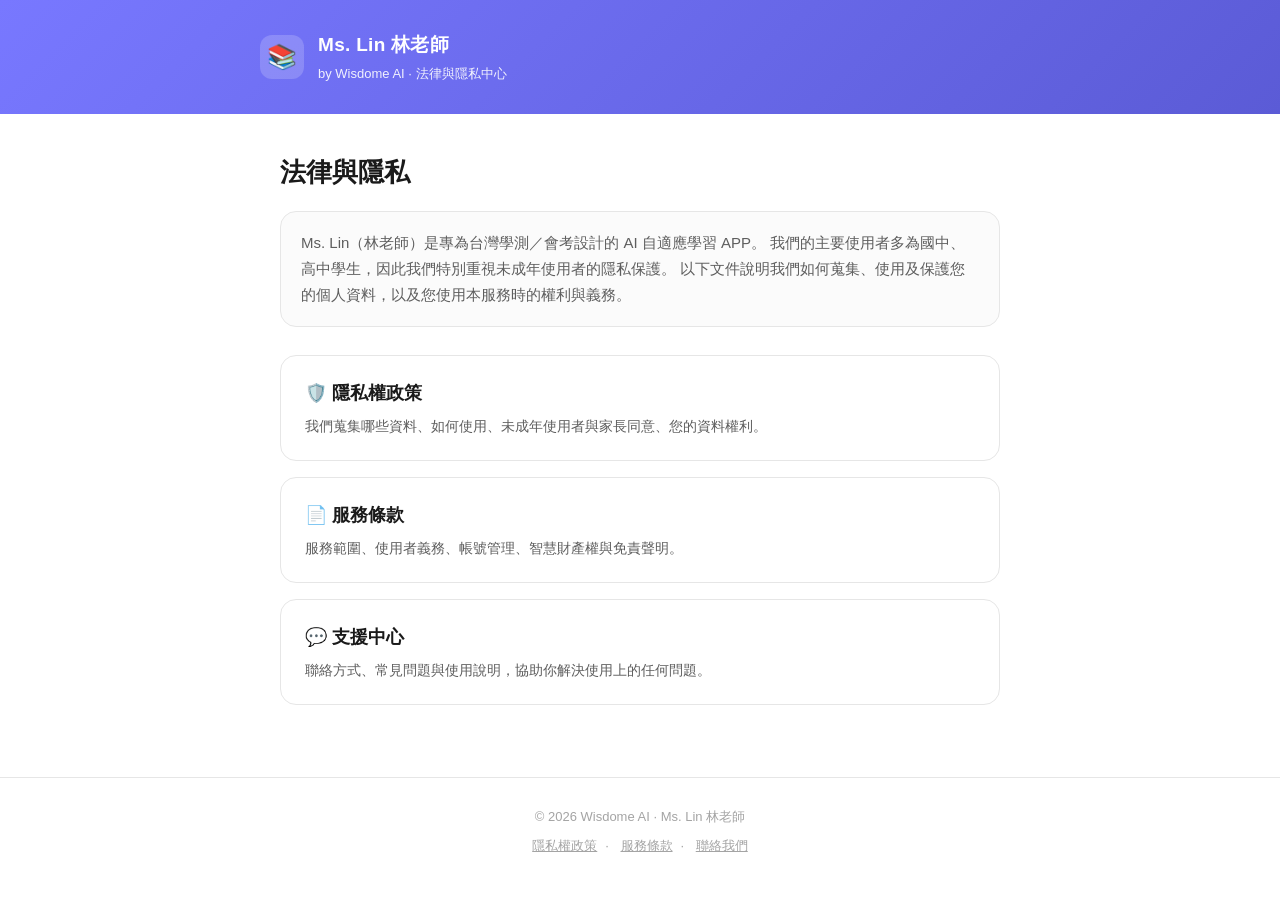
<file: index.html>
<!DOCTYPE html>
<html lang="zh-Hant">
<head>
  <meta charset="UTF-8" />
  <meta name="viewport" content="width=device-width, initial-scale=1.0" />
  <title>Ms. Lin 林老師 — 法律與隱私</title>
  <meta name="description" content="Ms. Lin（林老師）AI 學習 APP 的隱私權政策與服務條款。" />
  <link rel="stylesheet" href="styles.css" />
</head>
<body>
  <header class="site-header">
    <div class="inner">
      <div class="logo">📚</div>
      <div>
        <h1>Ms. Lin 林老師</h1>
        <div class="sub">by Wisdome AI · 法律與隱私中心</div>
      </div>
    </div>
  </header>

  <main>
    <h2 class="page-title">法律與隱私</h2>
    <p class="intro">
      Ms. Lin（林老師）是專為台灣學測／會考設計的 AI 自適應學習 APP。
      我們的主要使用者多為國中、高中學生，因此我們特別重視未成年使用者的隱私保護。
      以下文件說明我們如何蒐集、使用及保護您的個人資料，以及您使用本服務時的權利與義務。
    </p>

    <div class="hub-links">
      <a class="hub-card" href="privacy.html">
        <div class="t">🛡️ 隱私權政策</div>
        <div class="d">我們蒐集哪些資料、如何使用、未成年使用者與家長同意、您的資料權利。</div>
      </a>
      <a class="hub-card" href="terms.html">
        <div class="t">📄 服務條款</div>
        <div class="d">服務範圍、使用者義務、帳號管理、智慧財產權與免責聲明。</div>
      </a>
      <a class="hub-card" href="support.html">
        <div class="t">💬 支援中心</div>
        <div class="d">聯絡方式、常見問題與使用說明，協助你解決使用上的任何問題。</div>
      </a>
    </div>
  </main>

  <footer>
    <div>© 2026 Wisdome AI · Ms. Lin 林老師</div>
    <div style="margin-top:6px;">
      <a href="privacy.html">隱私權政策</a>·
      <a href="terms.html">服務條款</a>·
      <a href="mailto:pixie@wisdome.ai">聯絡我們</a>
    </div>
  </footer>
</body>
</html>
</file>
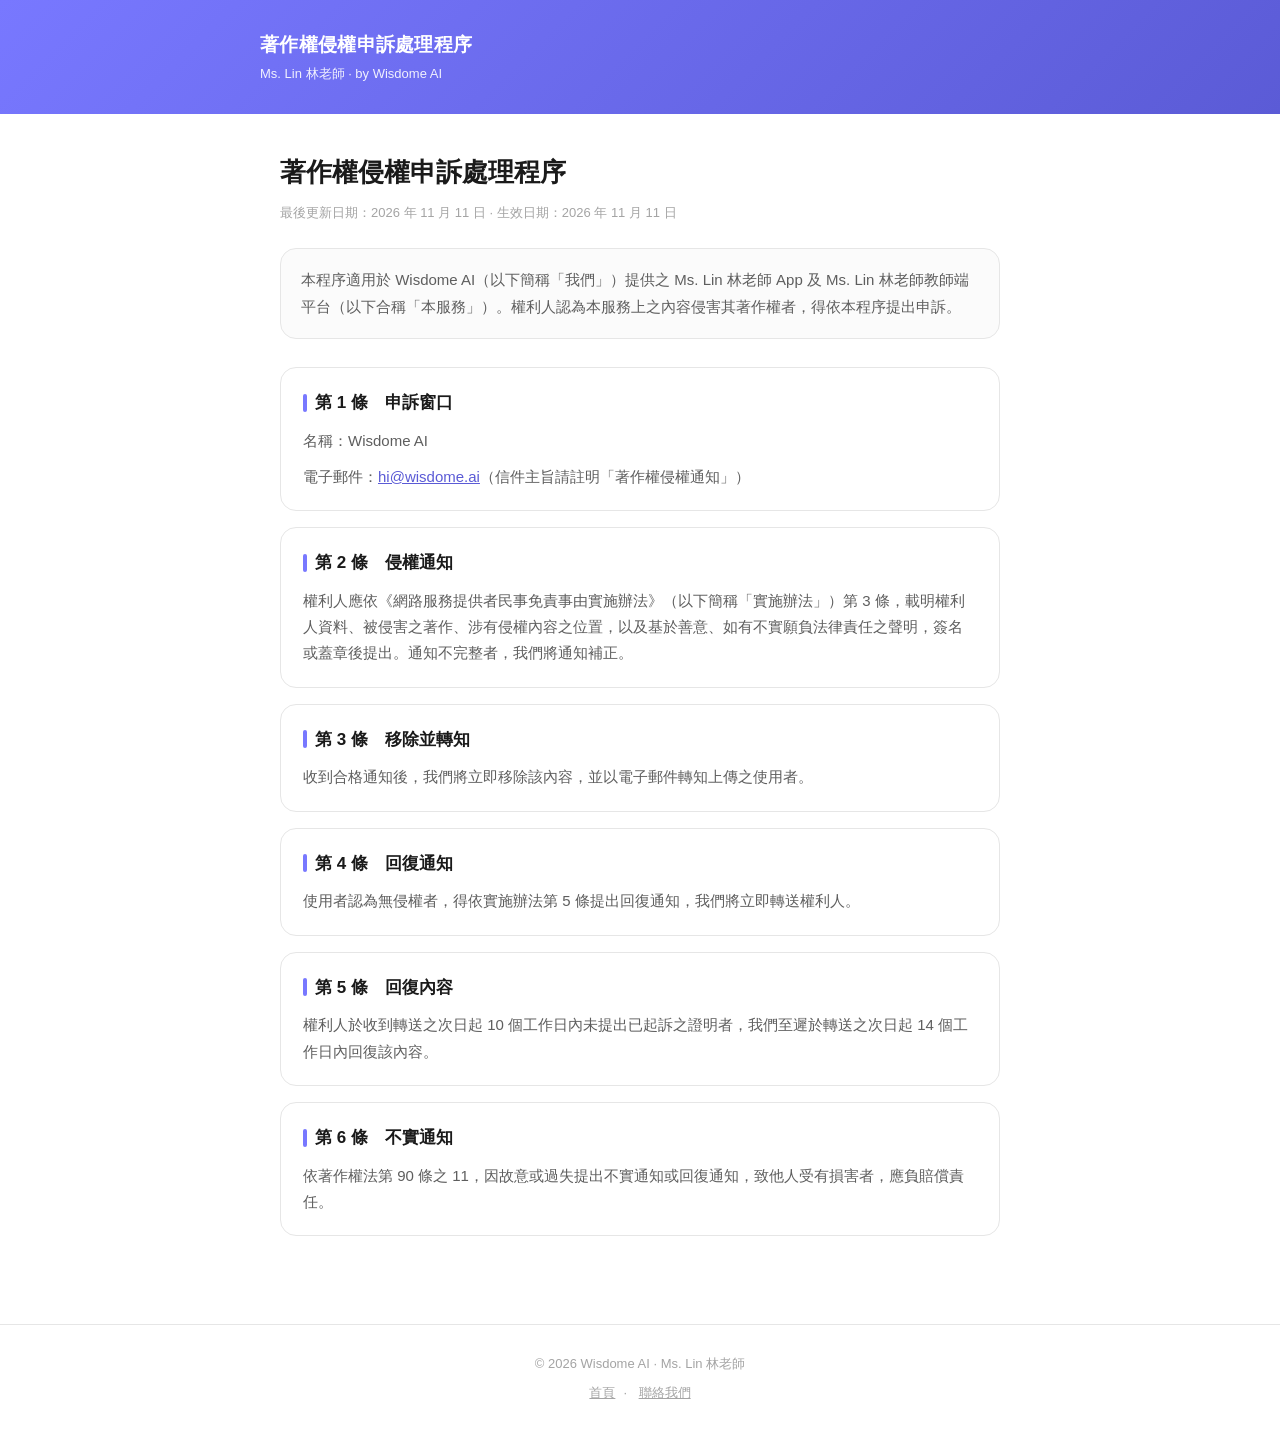
<file: copyright-complaint.html>
<!DOCTYPE html>
<html lang="zh-Hant">
<head>
  <meta charset="UTF-8" />
  <meta name="viewport" content="width=device-width, initial-scale=1.0" />
  <title>著作權侵權申訴處理程序 — Ms. Lin 林老師</title>
  <meta name="description" content="Ms. Lin 林老師著作權侵權申訴處理程序。" />
  <link rel="stylesheet" href="styles.css" />
  <link rel="stylesheet" href="doc-extra.css" />
</head>
<body>
  <header class="site-header">
    <div class="inner">
      <div>
        <h1>著作權侵權申訴處理程序</h1>
        <div class="sub"><a href="index.html">Ms. Lin 林老師</a> · by Wisdome AI</div>
      </div>
    </div>
  </header>

  <main>
    <h2 class="page-title">著作權侵權申訴處理程序</h2>
    <p class="updated">最後更新日期：2026 年 11 月 11 日 · 生效日期：2026 年 11 月 11 日</p>

    <p class="intro">
      本程序適用於 Wisdome AI（以下簡稱「我們」）提供之 Ms. Lin 林老師 App 及 Ms. Lin 林老師教師端平台（以下合稱「本服務」）。權利人認為本服務上之內容侵害其著作權者，得依本程序提出申訴。
    </p>

    <section class="card">
      <h3>第 1 條　申訴窗口</h3>
      <p>名稱：Wisdome AI</p>
      <p>電子郵件：<a href="mailto:hi@wisdome.ai">hi@wisdome.ai</a>（信件主旨請註明「著作權侵權通知」）</p>
    </section>

    <section class="card">
      <h3>第 2 條　侵權通知</h3>
      <p>權利人應依《網路服務提供者民事免責事由實施辦法》（以下簡稱「實施辦法」）第 3 條，載明權利人資料、被侵害之著作、涉有侵權內容之位置，以及基於善意、如有不實願負法律責任之聲明，簽名或蓋章後提出。通知不完整者，我們將通知補正。</p>
    </section>

    <section class="card">
      <h3>第 3 條　移除並轉知</h3>
      <p>收到合格通知後，我們將立即移除該內容，並以電子郵件轉知上傳之使用者。</p>
    </section>

    <section class="card">
      <h3>第 4 條　回復通知</h3>
      <p>使用者認為無侵權者，得依實施辦法第 5 條提出回復通知，我們將立即轉送權利人。</p>
    </section>

    <section class="card">
      <h3>第 5 條　回復內容</h3>
      <p>權利人於收到轉送之次日起 10 個工作日內未提出已起訴之證明者，我們至遲於轉送之次日起 14 個工作日內回復該內容。</p>
    </section>

    <section class="card">
      <h3>第 6 條　不實通知</h3>
      <p>依著作權法第 90 條之 11，因故意或過失提出不實通知或回復通知，致他人受有損害者，應負賠償責任。</p>
    </section>
  </main>

  <footer>
    <div>© 2026 Wisdome AI · Ms. Lin 林老師</div>
    <div style="margin-top:6px;">
      <a href="index.html">首頁</a>·
      <a href="mailto:hi@wisdome.ai">聯絡我們</a>
    </div>
  </footer>
</body>
</html>
</file>
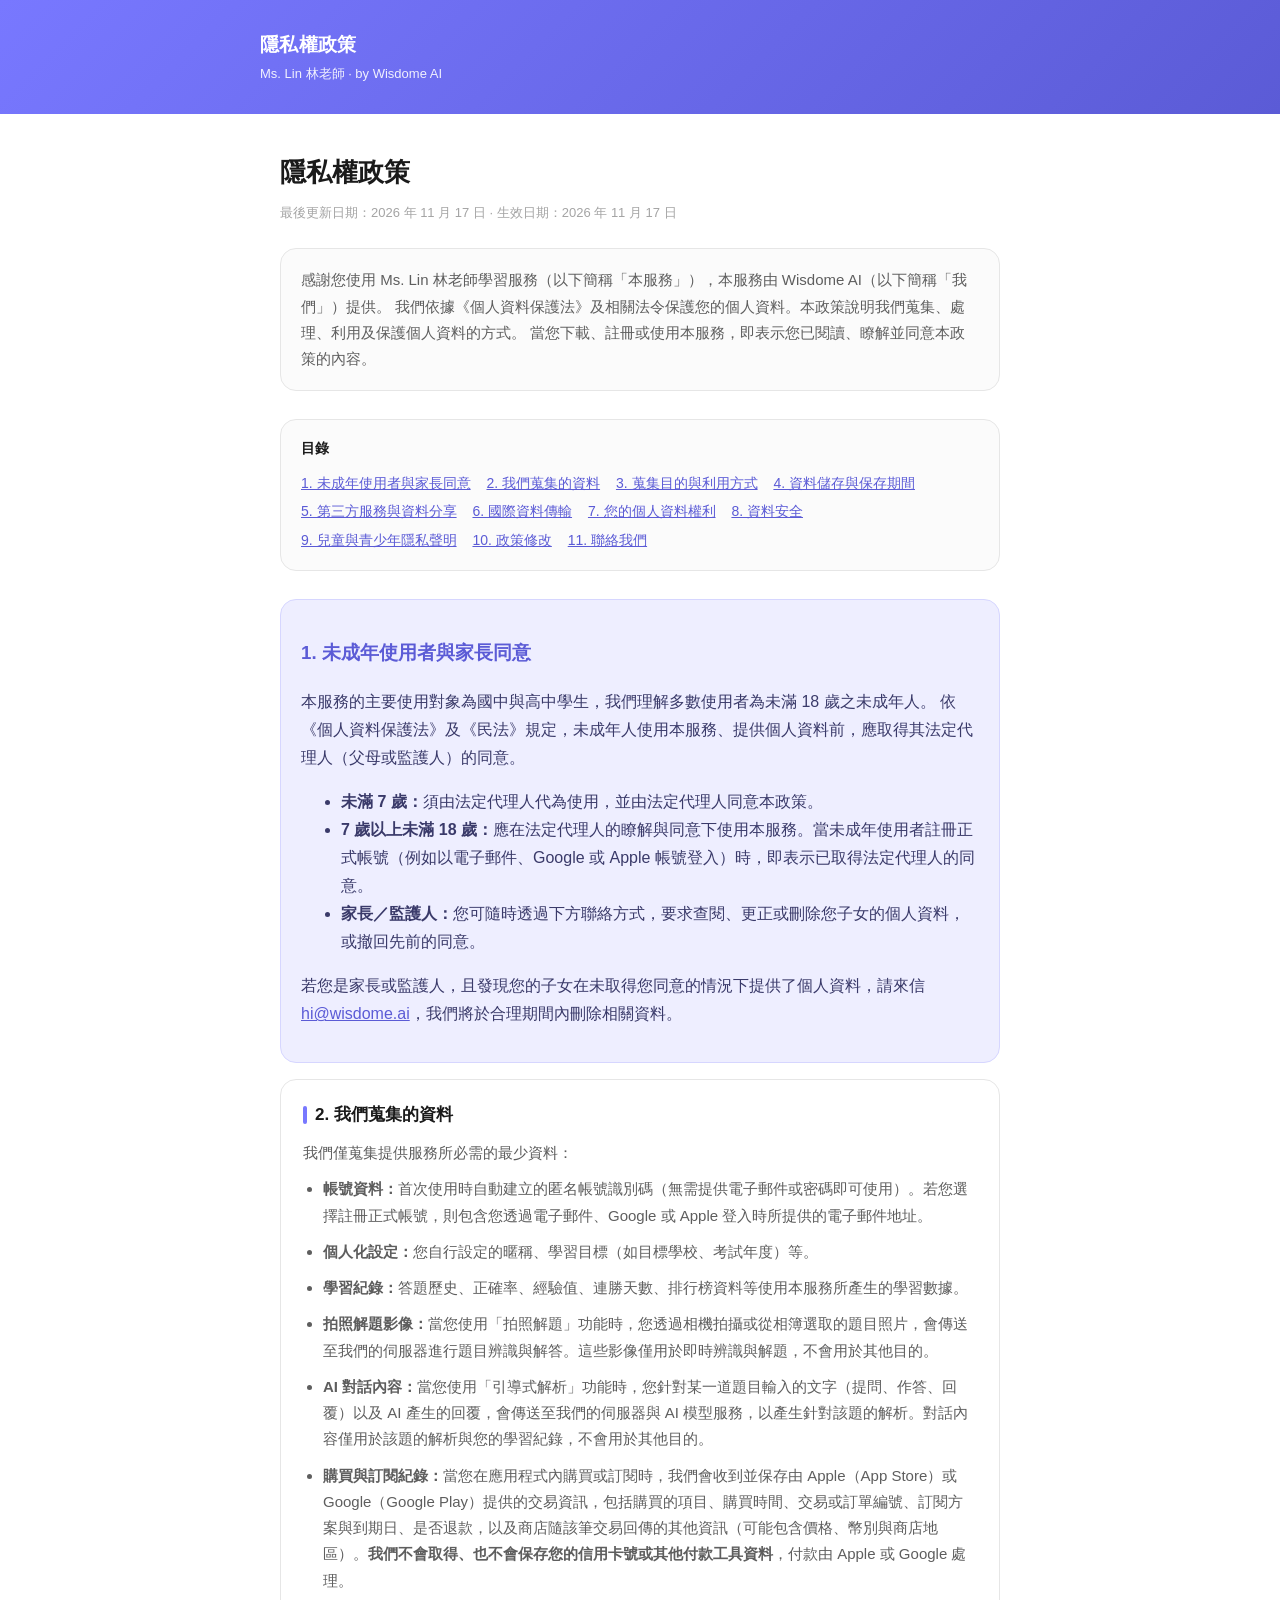
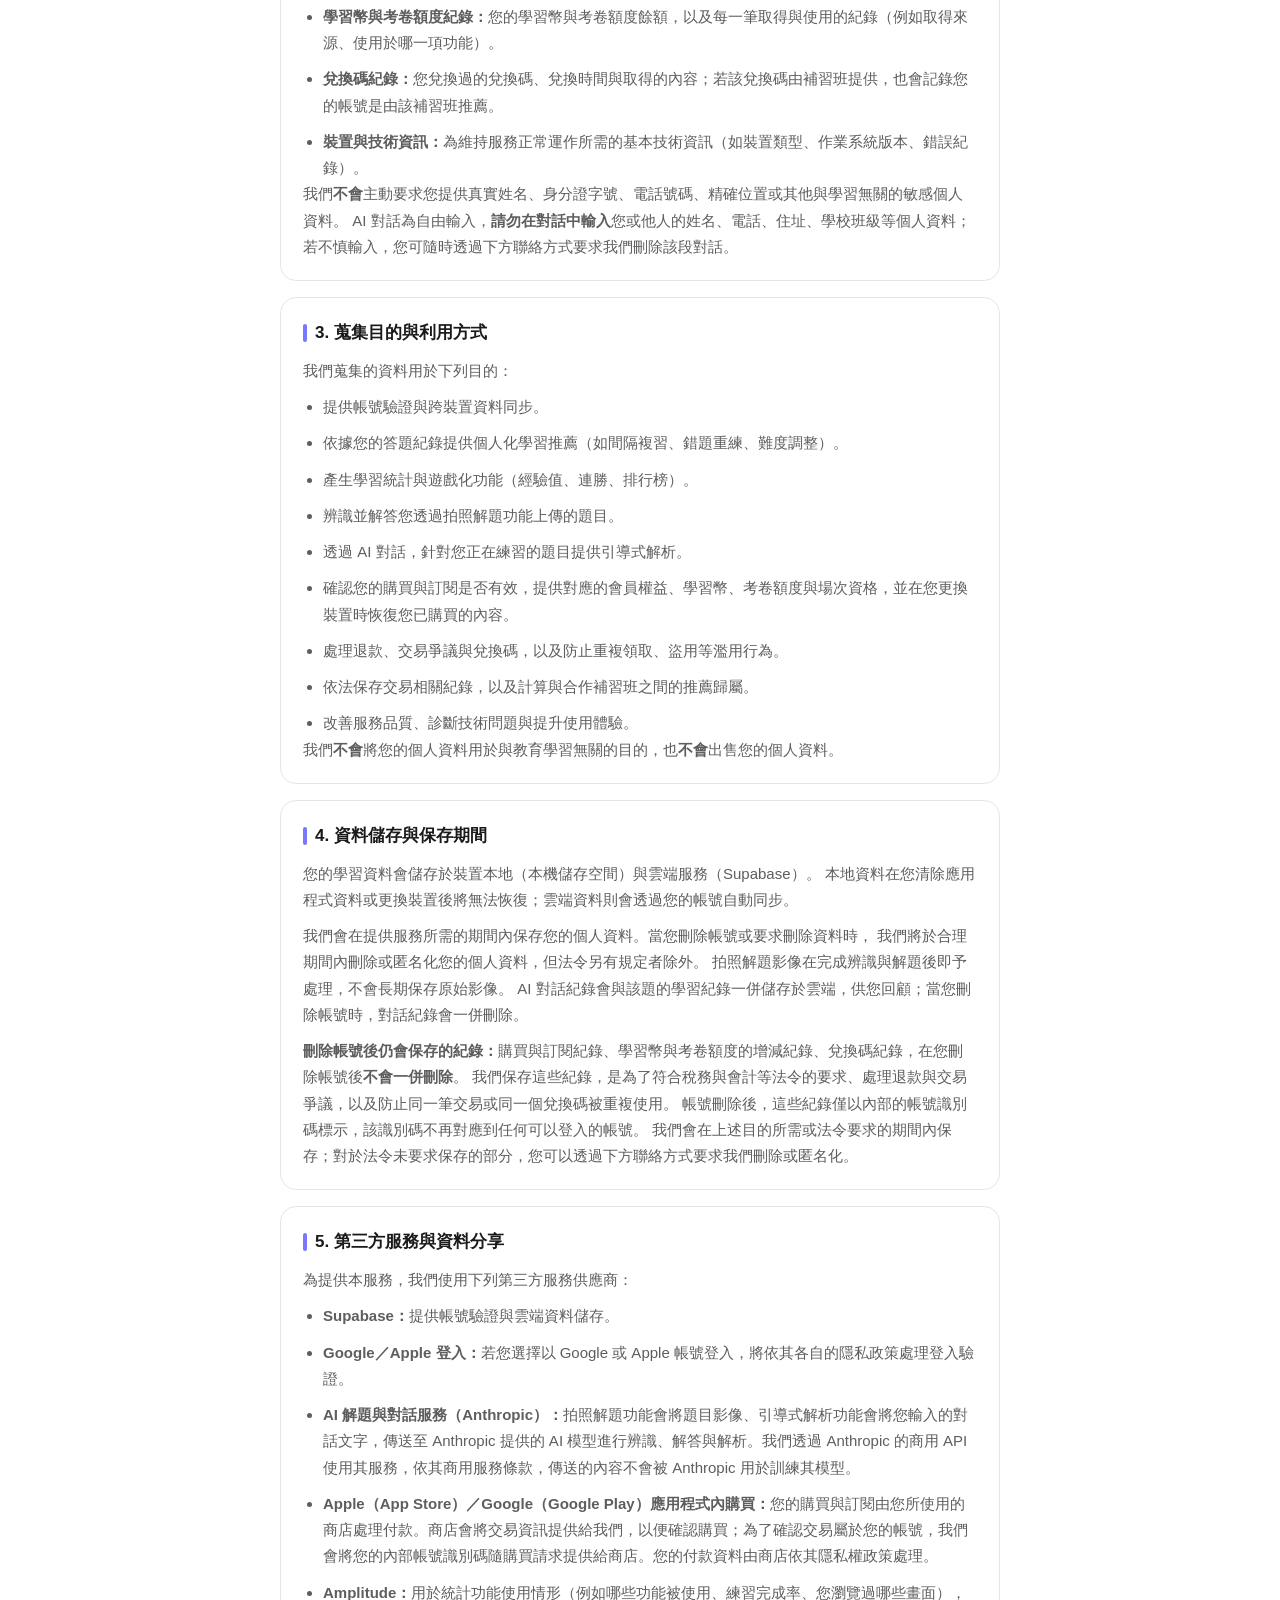
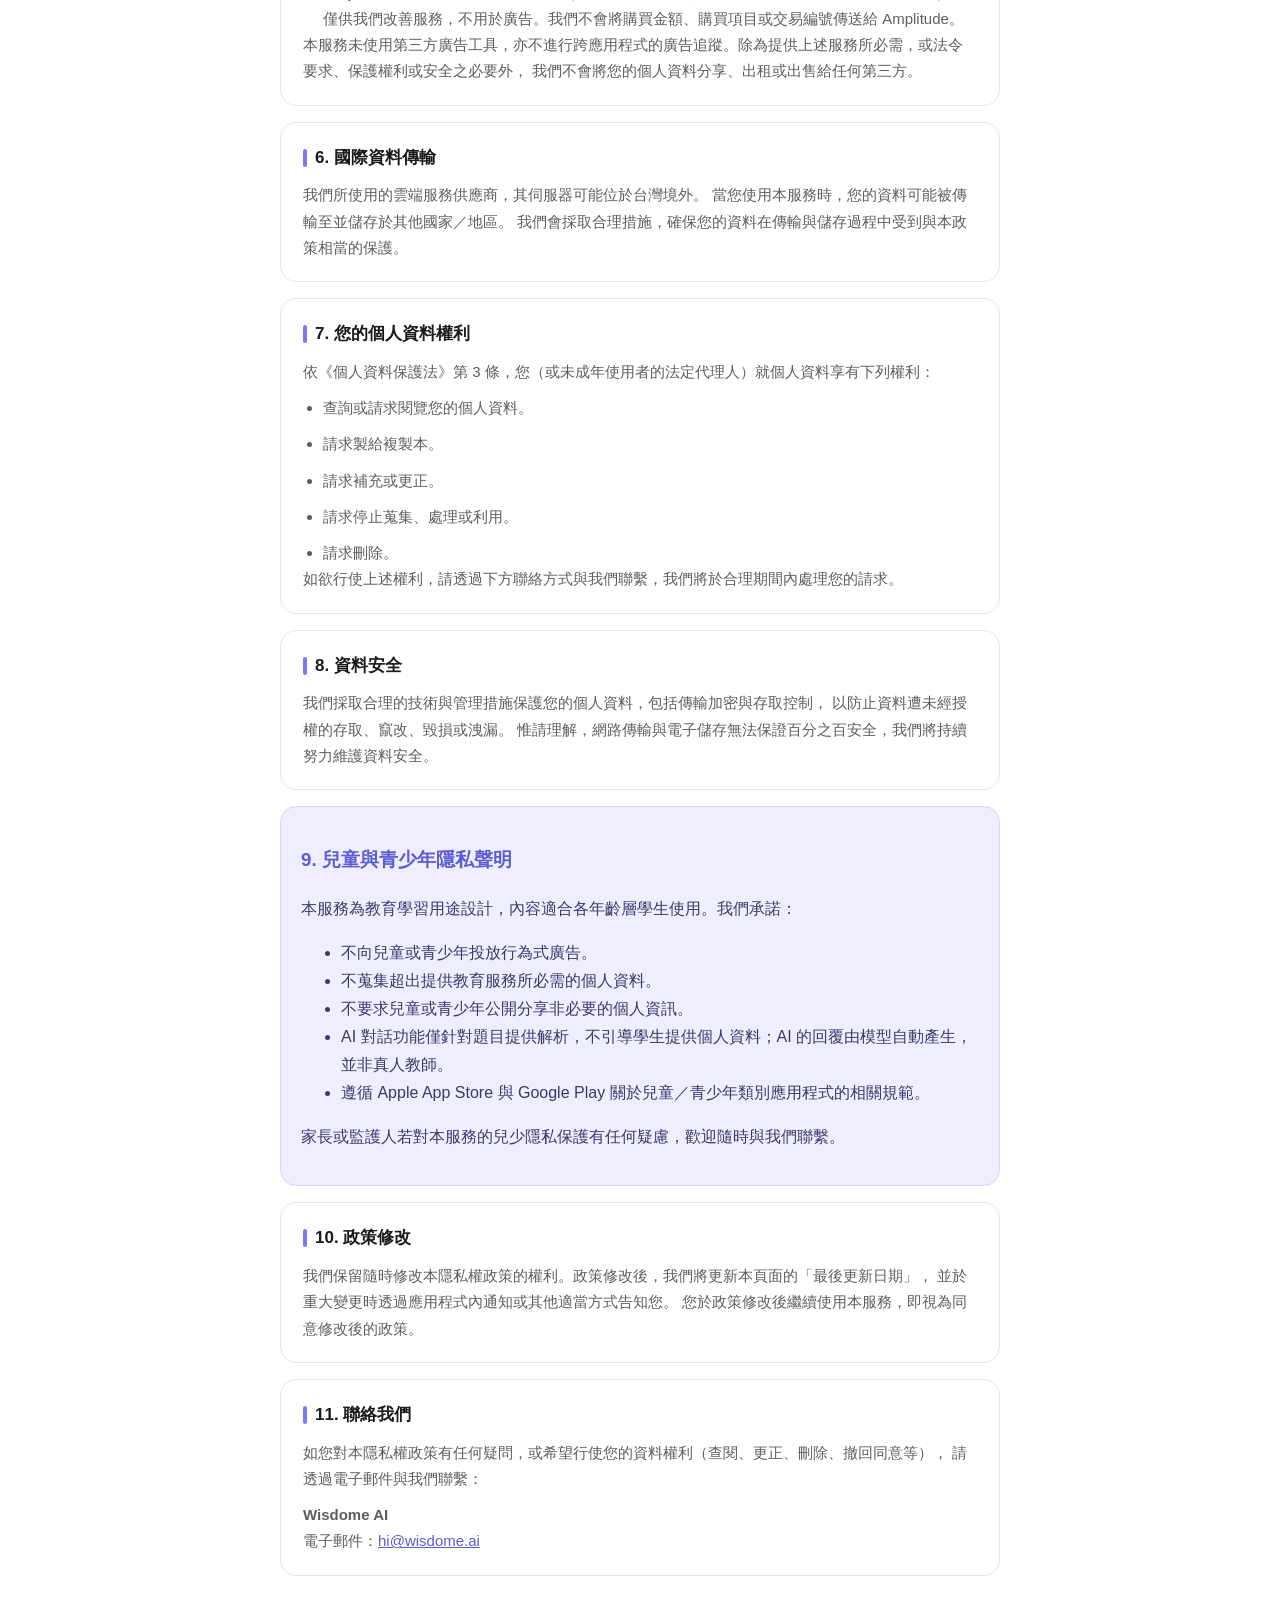
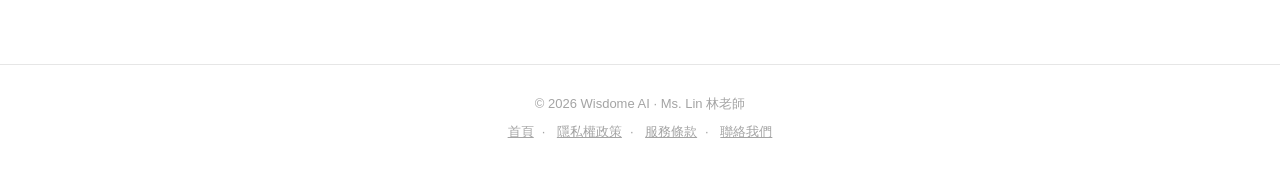
<file: privacy.html>
<!DOCTYPE html>
<html lang="zh-Hant">
<head>
  <meta charset="UTF-8" />
  <meta name="viewport" content="width=device-width, initial-scale=1.0" />
  <title>隱私權政策 — Ms. Lin 林老師</title>
  <meta name="description" content="Ms. Lin（林老師）隱私權政策，符合台灣個人資料保護法與兒少隱私規範。" />
  <link rel="stylesheet" href="styles.css" />
</head>
<body>
  <header class="site-header">
    <div class="inner">
      <div>
        <h1>隱私權政策</h1>
        <div class="sub"><a href="index.html">Ms. Lin 林老師</a> · by Wisdome AI</div>
      </div>
    </div>
  </header>

  <main>
    <h2 class="page-title">隱私權政策</h2>
    <p class="updated">最後更新日期：2026 年 11 月 17 日 · 生效日期：2026 年 11 月 17 日</p>

    <p class="intro">
      感謝您使用 Ms. Lin 林老師學習服務（以下簡稱「本服務」），本服務由 Wisdome AI（以下簡稱「我們」）提供。
      我們依據《個人資料保護法》及相關法令保護您的個人資料。本政策說明我們蒐集、處理、利用及保護個人資料的方式。
      當您下載、註冊或使用本服務，即表示您已閱讀、瞭解並同意本政策的內容。
    </p>

    <div class="toc">
      <strong>目錄</strong>
      <a href="#minors">1. 未成年使用者與家長同意</a>
      <a href="#collect">2. 我們蒐集的資料</a>
      <a href="#purpose">3. 蒐集目的與利用方式</a>
      <a href="#storage">4. 資料儲存與保存期間</a>
      <a href="#third-party">5. 第三方服務與資料分享</a>
      <a href="#transfer">6. 國際資料傳輸</a>
      <a href="#rights">7. 您的個人資料權利</a>
      <a href="#security">8. 資料安全</a>
      <a href="#children">9. 兒童與青少年隱私聲明</a>
      <a href="#changes">10. 政策修改</a>
      <a href="#contact">11. 聯絡我們</a>
    </div>

    <section class="highlight" id="minors">
      <h3>1. 未成年使用者與家長同意</h3>
      <p>
        本服務的主要使用對象為國中與高中學生，我們理解多數使用者為未滿 18 歲之未成年人。
        依《個人資料保護法》及《民法》規定，未成年人使用本服務、提供個人資料前，應取得其法定代理人（父母或監護人）的同意。
      </p>
      <ul>
        <li><strong>未滿 7 歲：</strong>須由法定代理人代為使用，並由法定代理人同意本政策。</li>
        <li><strong>7 歲以上未滿 18 歲：</strong>應在法定代理人的瞭解與同意下使用本服務。當未成年使用者註冊正式帳號（例如以電子郵件、Google 或 Apple 帳號登入）時，即表示已取得法定代理人的同意。</li>
        <li><strong>家長／監護人：</strong>您可隨時透過下方聯絡方式，要求查閱、更正或刪除您子女的個人資料，或撤回先前的同意。</li>
      </ul>
      <p>
        若您是家長或監護人，且發現您的子女在未取得您同意的情況下提供了個人資料，請來信
        <a href="mailto:hi@wisdome.ai">hi@wisdome.ai</a>，我們將於合理期間內刪除相關資料。
      </p>
    </section>

    <section class="card" id="collect">
      <h3>2. 我們蒐集的資料</h3>
      <p>我們僅蒐集提供服務所必需的最少資料：</p>
      <ul>
        <li><strong>帳號資料：</strong>首次使用時自動建立的匿名帳號識別碼（無需提供電子郵件或密碼即可使用）。若您選擇註冊正式帳號，則包含您透過電子郵件、Google 或 Apple 登入時所提供的電子郵件地址。</li>
        <li><strong>個人化設定：</strong>您自行設定的暱稱、學習目標（如目標學校、考試年度）等。</li>
        <li><strong>學習紀錄：</strong>答題歷史、正確率、經驗值、連勝天數、排行榜資料等使用本服務所產生的學習數據。</li>
        <li><strong>拍照解題影像：</strong>當您使用「拍照解題」功能時，您透過相機拍攝或從相簿選取的題目照片，會傳送至我們的伺服器進行題目辨識與解答。這些影像僅用於即時辨識與解題，不會用於其他目的。</li>
        <li><strong>AI 對話內容：</strong>當您使用「引導式解析」功能時，您針對某一道題目輸入的文字（提問、作答、回覆）以及 AI 產生的回覆，會傳送至我們的伺服器與 AI 模型服務，以產生針對該題的解析。對話內容僅用於該題的解析與您的學習紀錄，不會用於其他目的。</li>
        <li><strong>購買與訂閱紀錄：</strong>當您在應用程式內購買或訂閱時，我們會收到並保存由 Apple（App Store）或 Google（Google Play）提供的交易資訊，包括購買的項目、購買時間、交易或訂單編號、訂閱方案與到期日、是否退款，以及商店隨該筆交易回傳的其他資訊（可能包含價格、幣別與商店地區）。<strong>我們不會取得、也不會保存您的信用卡號或其他付款工具資料</strong>，付款由 Apple 或 Google 處理。</li>
        <li><strong>學習幣與考卷額度紀錄：</strong>您的學習幣與考卷額度餘額，以及每一筆取得與使用的紀錄（例如取得來源、使用於哪一項功能）。</li>
        <li><strong>兌換碼紀錄：</strong>您兌換過的兌換碼、兌換時間與取得的內容；若該兌換碼由補習班提供，也會記錄您的帳號是由該補習班推薦。</li>
        <li><strong>裝置與技術資訊：</strong>為維持服務正常運作所需的基本技術資訊（如裝置類型、作業系統版本、錯誤紀錄）。</li>
      </ul>
      <p>我們<strong>不會</strong>主動要求您提供真實姓名、身分證字號、電話號碼、精確位置或其他與學習無關的敏感個人資料。
        AI 對話為自由輸入，<strong>請勿在對話中輸入</strong>您或他人的姓名、電話、住址、學校班級等個人資料；
        若不慎輸入，您可隨時透過下方聯絡方式要求我們刪除該段對話。</p>
    </section>

    <section class="card" id="purpose">
      <h3>3. 蒐集目的與利用方式</h3>
      <p>我們蒐集的資料用於下列目的：</p>
      <ul>
        <li>提供帳號驗證與跨裝置資料同步。</li>
        <li>依據您的答題紀錄提供個人化學習推薦（如間隔複習、錯題重練、難度調整）。</li>
        <li>產生學習統計與遊戲化功能（經驗值、連勝、排行榜）。</li>
        <li>辨識並解答您透過拍照解題功能上傳的題目。</li>
        <li>透過 AI 對話，針對您正在練習的題目提供引導式解析。</li>
        <li>確認您的購買與訂閱是否有效，提供對應的會員權益、學習幣、考卷額度與場次資格，並在您更換裝置時恢復您已購買的內容。</li>
        <li>處理退款、交易爭議與兌換碼，以及防止重複領取、盜用等濫用行為。</li>
        <li>依法保存交易相關紀錄，以及計算與合作補習班之間的推薦歸屬。</li>
        <li>改善服務品質、診斷技術問題與提升使用體驗。</li>
      </ul>
      <p>我們<strong>不會</strong>將您的個人資料用於與教育學習無關的目的，也<strong>不會</strong>出售您的個人資料。</p>
    </section>

    <section class="card" id="storage">
      <h3>4. 資料儲存與保存期間</h3>
      <p>
        您的學習資料會儲存於裝置本地（本機儲存空間）與雲端服務（Supabase）。
        本地資料在您清除應用程式資料或更換裝置後將無法恢復；雲端資料則會透過您的帳號自動同步。
      </p>
      <p>
        我們會在提供服務所需的期間內保存您的個人資料。當您刪除帳號或要求刪除資料時，
        我們將於合理期間內刪除或匿名化您的個人資料，但法令另有規定者除外。
        拍照解題影像在完成辨識與解題後即予處理，不會長期保存原始影像。
        AI 對話紀錄會與該題的學習紀錄一併儲存於雲端，供您回顧；當您刪除帳號時，對話紀錄會一併刪除。
      </p>
      <p>
        <strong>刪除帳號後仍會保存的紀錄：</strong>購買與訂閱紀錄、學習幣與考卷額度的增減紀錄、兌換碼紀錄，在您刪除帳號後<strong>不會一併刪除</strong>。
        我們保存這些紀錄，是為了符合稅務與會計等法令的要求、處理退款與交易爭議，以及防止同一筆交易或同一個兌換碼被重複使用。
        帳號刪除後，這些紀錄僅以內部的帳號識別碼標示，該識別碼不再對應到任何可以登入的帳號。
        我們會在上述目的所需或法令要求的期間內保存；對於法令未要求保存的部分，您可以透過下方聯絡方式要求我們刪除或匿名化。
      </p>
    </section>

    <section class="card" id="third-party">
      <h3>5. 第三方服務與資料分享</h3>
      <p>為提供本服務，我們使用下列第三方服務供應商：</p>
      <ul>
        <li><strong>Supabase：</strong>提供帳號驗證與雲端資料儲存。</li>
        <li><strong>Google／Apple 登入：</strong>若您選擇以 Google 或 Apple 帳號登入，將依其各自的隱私政策處理登入驗證。</li>
        <li><strong>AI 解題與對話服務（Anthropic）：</strong>拍照解題功能會將題目影像、引導式解析功能會將您輸入的對話文字，傳送至 Anthropic 提供的 AI 模型進行辨識、解答與解析。我們透過 Anthropic 的商用 API 使用其服務，依其商用服務條款，傳送的內容不會被 Anthropic 用於訓練其模型。</li>
        <li><strong>Apple（App Store）／Google（Google Play）應用程式內購買：</strong>您的購買與訂閱由您所使用的商店處理付款。商店會將交易資訊提供給我們，以便確認購買；為了確認交易屬於您的帳號，我們會將您的內部帳號識別碼隨購買請求提供給商店。您的付款資料由商店依其隱私權政策處理。</li>
        <li><strong>Amplitude：</strong>用於統計功能使用情形（例如哪些功能被使用、練習完成率、您瀏覽過哪些畫面），僅供我們改善服務，不用於廣告。我們不會將購買金額、購買項目或交易編號傳送給 Amplitude。</li>
      </ul>
      <p>
        本服務未使用第三方廣告工具，亦不進行跨應用程式的廣告追蹤。除為提供上述服務所必需，或法令要求、保護權利或安全之必要外，
        我們不會將您的個人資料分享、出租或出售給任何第三方。
      </p>
    </section>

    <section class="card" id="transfer">
      <h3>6. 國際資料傳輸</h3>
      <p>
        我們所使用的雲端服務供應商，其伺服器可能位於台灣境外。
        當您使用本服務時，您的資料可能被傳輸至並儲存於其他國家／地區。
        我們會採取合理措施，確保您的資料在傳輸與儲存過程中受到與本政策相當的保護。
      </p>
    </section>

    <section class="card" id="rights">
      <h3>7. 您的個人資料權利</h3>
      <p>依《個人資料保護法》第 3 條，您（或未成年使用者的法定代理人）就個人資料享有下列權利：</p>
      <ul>
        <li>查詢或請求閱覽您的個人資料。</li>
        <li>請求製給複製本。</li>
        <li>請求補充或更正。</li>
        <li>請求停止蒐集、處理或利用。</li>
        <li>請求刪除。</li>
      </ul>
      <p>如欲行使上述權利，請透過下方聯絡方式與我們聯繫，我們將於合理期間內處理您的請求。</p>
    </section>

    <section class="card" id="security">
      <h3>8. 資料安全</h3>
      <p>
        我們採取合理的技術與管理措施保護您的個人資料，包括傳輸加密與存取控制，
        以防止資料遭未經授權的存取、竄改、毀損或洩漏。
        惟請理解，網路傳輸與電子儲存無法保證百分之百安全，我們將持續努力維護資料安全。
      </p>
    </section>

    <section class="highlight" id="children">
      <h3>9. 兒童與青少年隱私聲明</h3>
      <p>
        本服務為教育學習用途設計，內容適合各年齡層學生使用。我們承諾：
      </p>
      <ul>
        <li>不向兒童或青少年投放行為式廣告。</li>
        <li>不蒐集超出提供教育服務所必需的個人資料。</li>
        <li>不要求兒童或青少年公開分享非必要的個人資訊。</li>
        <li>AI 對話功能僅針對題目提供解析，不引導學生提供個人資料；AI 的回覆由模型自動產生，並非真人教師。</li>
        <li>遵循 Apple App Store 與 Google Play 關於兒童／青少年類別應用程式的相關規範。</li>
      </ul>
      <p>
        家長或監護人若對本服務的兒少隱私保護有任何疑慮，歡迎隨時與我們聯繫。
      </p>
    </section>

    <section class="card" id="changes">
      <h3>10. 政策修改</h3>
      <p>
        我們保留隨時修改本隱私權政策的權利。政策修改後，我們將更新本頁面的「最後更新日期」，
        並於重大變更時透過應用程式內通知或其他適當方式告知您。
        您於政策修改後繼續使用本服務，即視為同意修改後的政策。
      </p>
    </section>

    <section class="card" id="contact">
      <h3>11. 聯絡我們</h3>
      <p>
        如您對本隱私權政策有任何疑問，或希望行使您的資料權利（查閱、更正、刪除、撤回同意等），
        請透過電子郵件與我們聯繫：
      </p>
      <p><strong>Wisdome AI</strong><br />
        電子郵件：<a href="mailto:hi@wisdome.ai">hi@wisdome.ai</a></p>
    </section>
  </main>

  <footer>
    <div>© 2026 Wisdome AI · Ms. Lin 林老師</div>
    <div style="margin-top:6px;">
      <a href="index.html">首頁</a>·
      <a href="privacy.html">隱私權政策</a>·
      <a href="terms.html">服務條款</a>·
      <a href="mailto:hi@wisdome.ai">聯絡我們</a>
    </div>
  </footer>
</body>
</html>
</file>
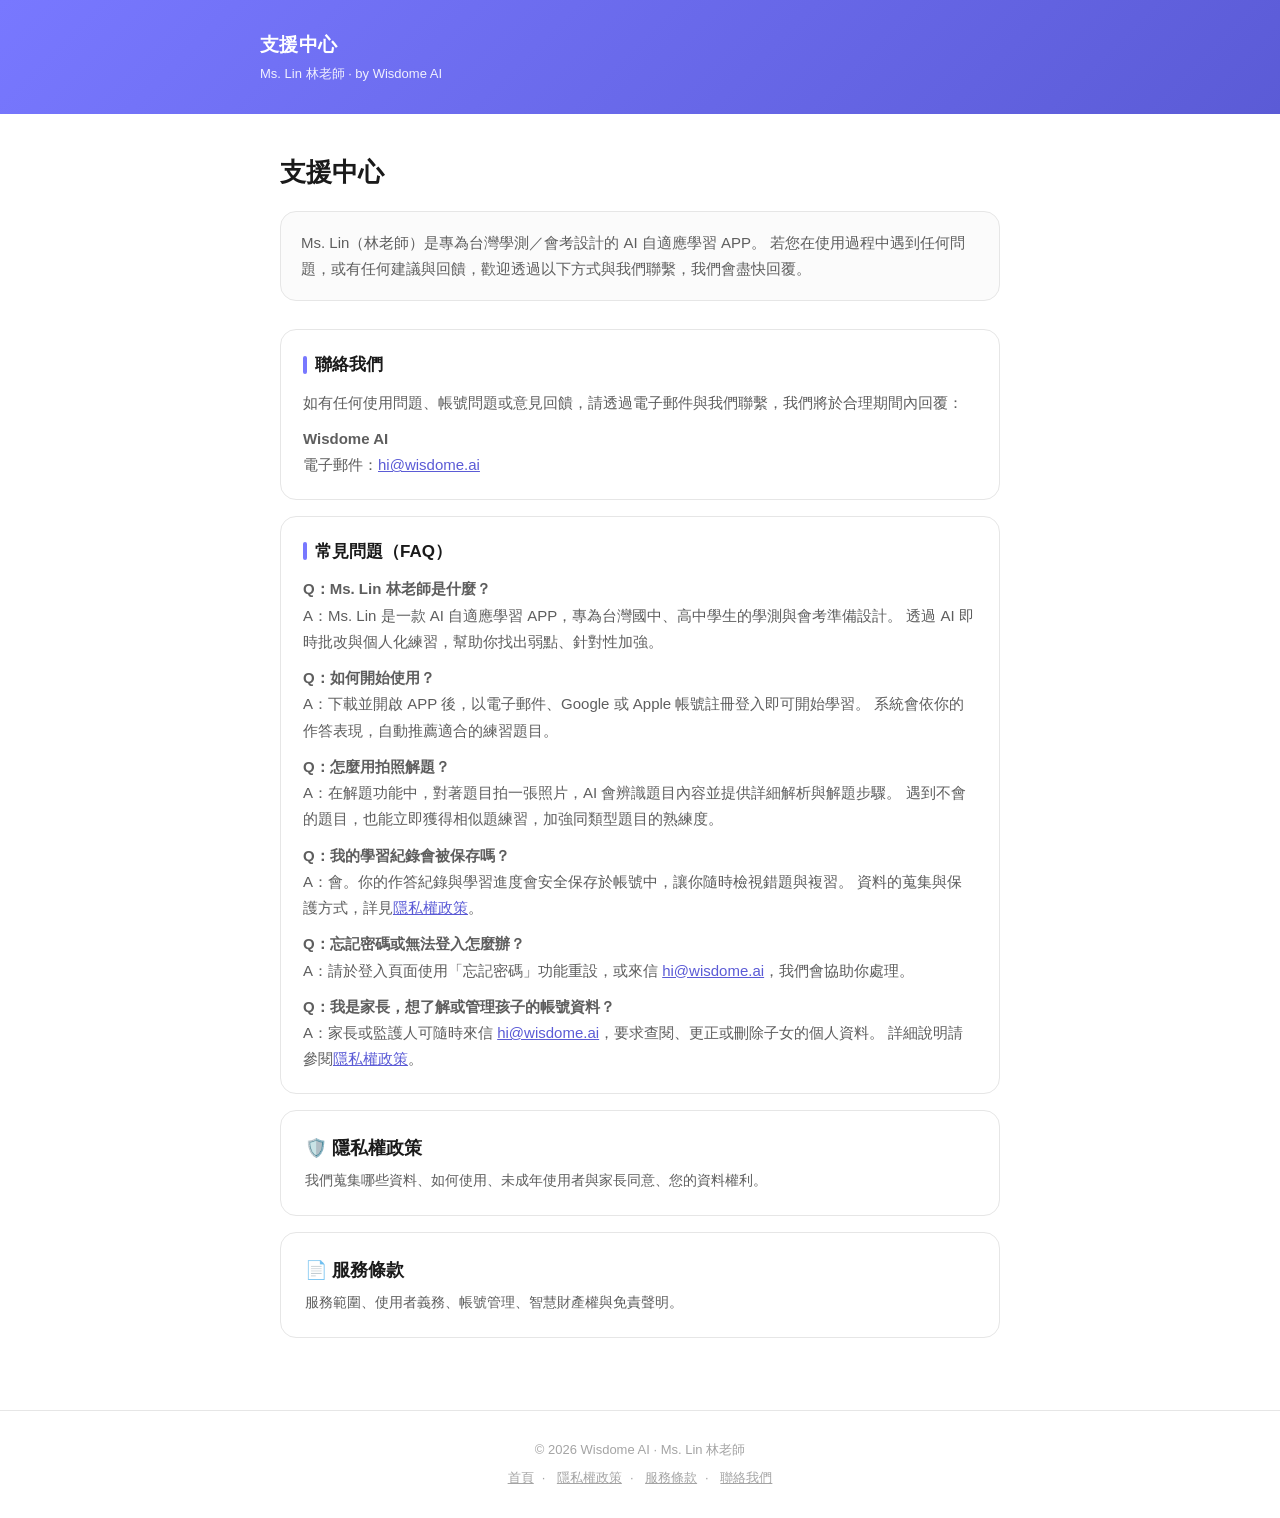
<file: support.html>
<!DOCTYPE html>
<html lang="zh-Hant">
<head>
  <meta charset="UTF-8" />
  <meta name="viewport" content="width=device-width, initial-scale=1.0" />
  <title>支援中心 — Ms. Lin 林老師</title>
  <meta name="description" content="Ms. Lin（林老師）AI 學習 APP 支援中心：聯絡方式、常見問題與使用說明。" />
  <link rel="stylesheet" href="styles.css" />
</head>
<body>
  <header class="site-header">
    <div class="inner">
      <div>
        <h1>支援中心</h1>
        <div class="sub"><a href="index.html">Ms. Lin 林老師</a> · by Wisdome AI</div>
      </div>
    </div>
  </header>

  <main>
    <h2 class="page-title">支援中心</h2>
    <p class="intro">
      Ms. Lin（林老師）是專為台灣學測／會考設計的 AI 自適應學習 APP。
      若您在使用過程中遇到任何問題，或有任何建議與回饋，歡迎透過以下方式與我們聯繫，我們會盡快回覆。
    </p>

    <section class="card" id="contact">
      <h3>聯絡我們</h3>
      <p>
        如有任何使用問題、帳號問題或意見回饋，請透過電子郵件與我們聯繫，我們將於合理期間內回覆：
      </p>
      <p><strong>Wisdome AI</strong><br />
        電子郵件：<a href="mailto:hi@wisdome.ai">hi@wisdome.ai</a></p>
    </section>

    <section class="card" id="faq">
      <h3>常見問題（FAQ）</h3>

      <p><strong>Q：Ms. Lin 林老師是什麼？</strong><br />
        A：Ms. Lin 是一款 AI 自適應學習 APP，專為台灣國中、高中學生的學測與會考準備設計。
        透過 AI 即時批改與個人化練習，幫助你找出弱點、針對性加強。</p>

      <p><strong>Q：如何開始使用？</strong><br />
        A：下載並開啟 APP 後，以電子郵件、Google 或 Apple 帳號註冊登入即可開始學習。
        系統會依你的作答表現，自動推薦適合的練習題目。</p>

      <p><strong>Q：怎麼用拍照解題？</strong><br />
        A：在解題功能中，對著題目拍一張照片，AI 會辨識題目內容並提供詳細解析與解題步驟。
        遇到不會的題目，也能立即獲得相似題練習，加強同類型題目的熟練度。</p>

      <p><strong>Q：我的學習紀錄會被保存嗎？</strong><br />
        A：會。你的作答紀錄與學習進度會安全保存於帳號中，讓你隨時檢視錯題與複習。
        資料的蒐集與保護方式，詳見<a href="privacy.html">隱私權政策</a>。</p>

      <p><strong>Q：忘記密碼或無法登入怎麼辦？</strong><br />
        A：請於登入頁面使用「忘記密碼」功能重設，或來信
        <a href="mailto:hi@wisdome.ai">hi@wisdome.ai</a>，我們會協助你處理。</p>

      <p><strong>Q：我是家長，想了解或管理孩子的帳號資料？</strong><br />
        A：家長或監護人可隨時來信
        <a href="mailto:hi@wisdome.ai">hi@wisdome.ai</a>，要求查閱、更正或刪除子女的個人資料。
        詳細說明請參閱<a href="privacy.html">隱私權政策</a>。</p>
    </section>

    <div class="hub-links">
      <a class="hub-card" href="privacy.html">
        <div class="t">🛡️ 隱私權政策</div>
        <div class="d">我們蒐集哪些資料、如何使用、未成年使用者與家長同意、您的資料權利。</div>
      </a>
      <a class="hub-card" href="terms.html">
        <div class="t">📄 服務條款</div>
        <div class="d">服務範圍、使用者義務、帳號管理、智慧財產權與免責聲明。</div>
      </a>
    </div>
  </main>

  <footer>
    <div>© 2026 Wisdome AI · Ms. Lin 林老師</div>
    <div style="margin-top:6px;">
      <a href="index.html">首頁</a>·
      <a href="privacy.html">隱私權政策</a>·
      <a href="terms.html">服務條款</a>·
      <a href="mailto:hi@wisdome.ai">聯絡我們</a>
    </div>
  </footer>
</body>
</html>
</file>
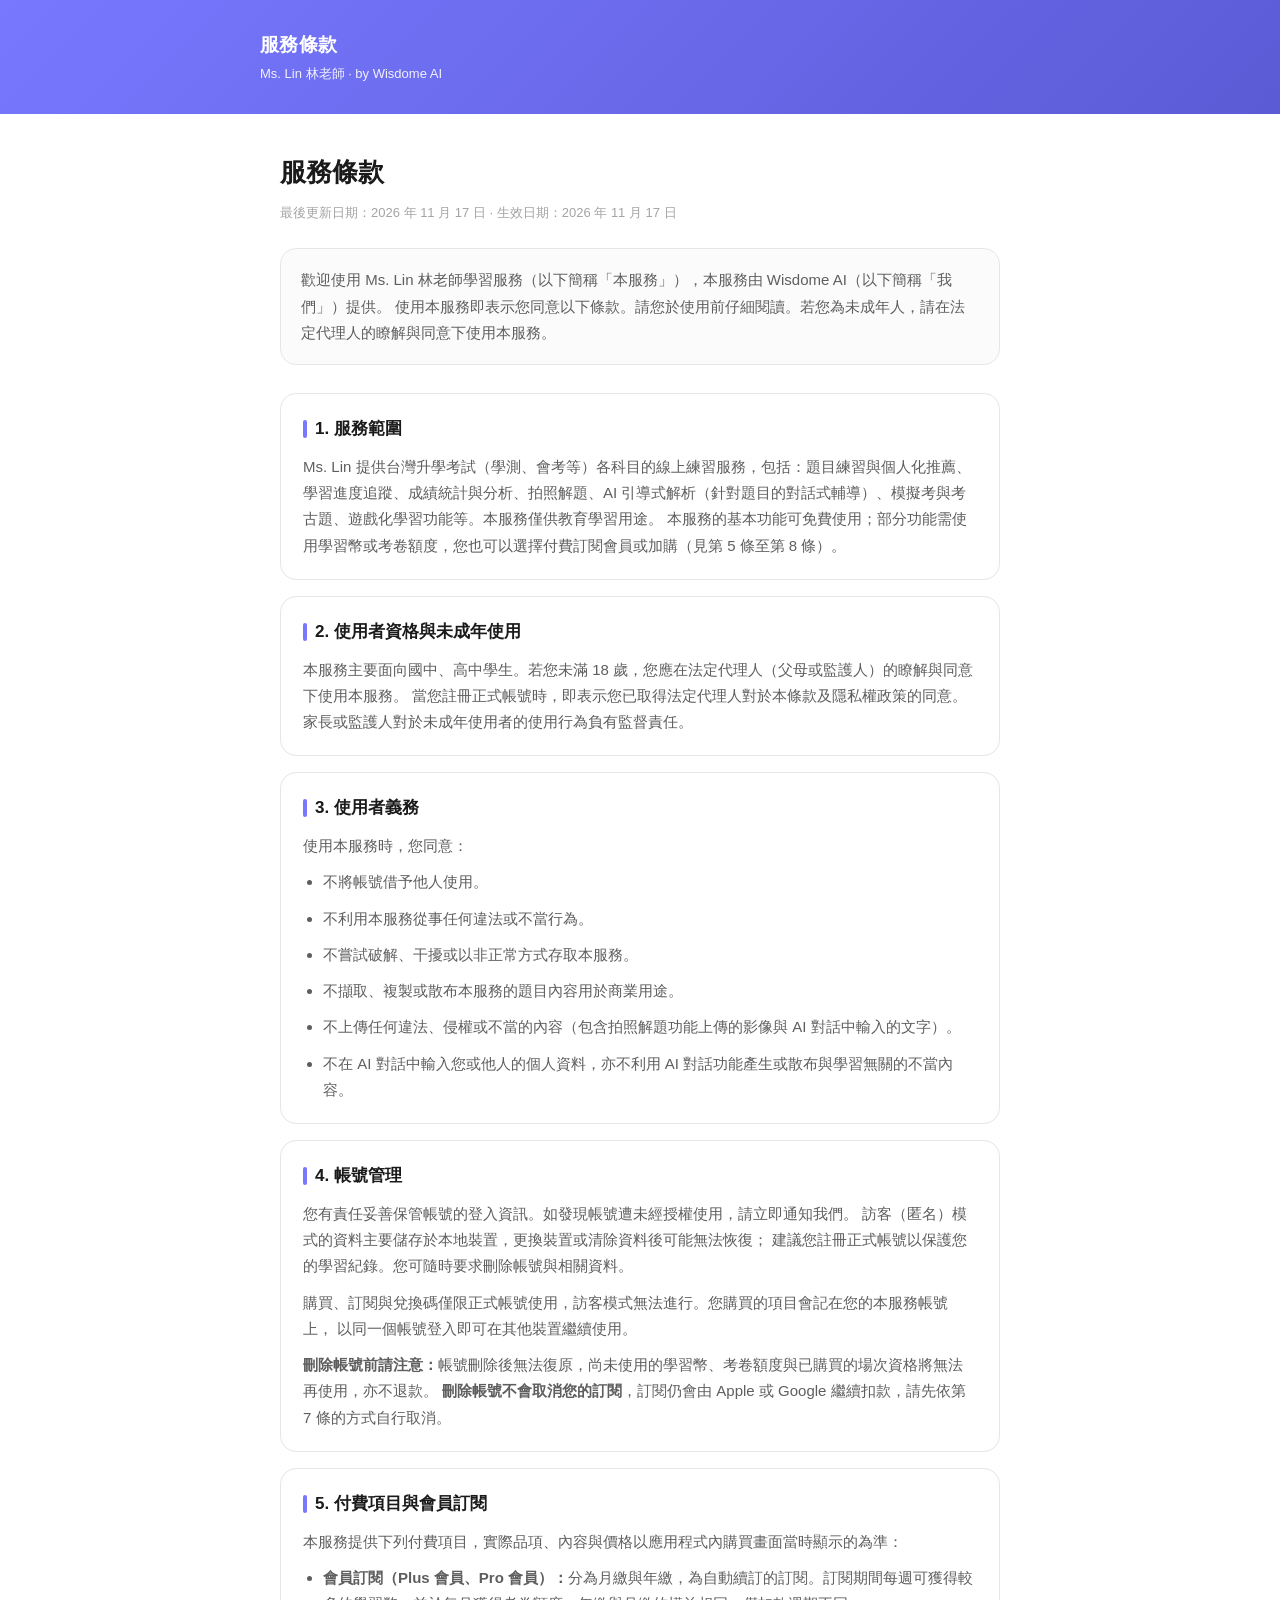
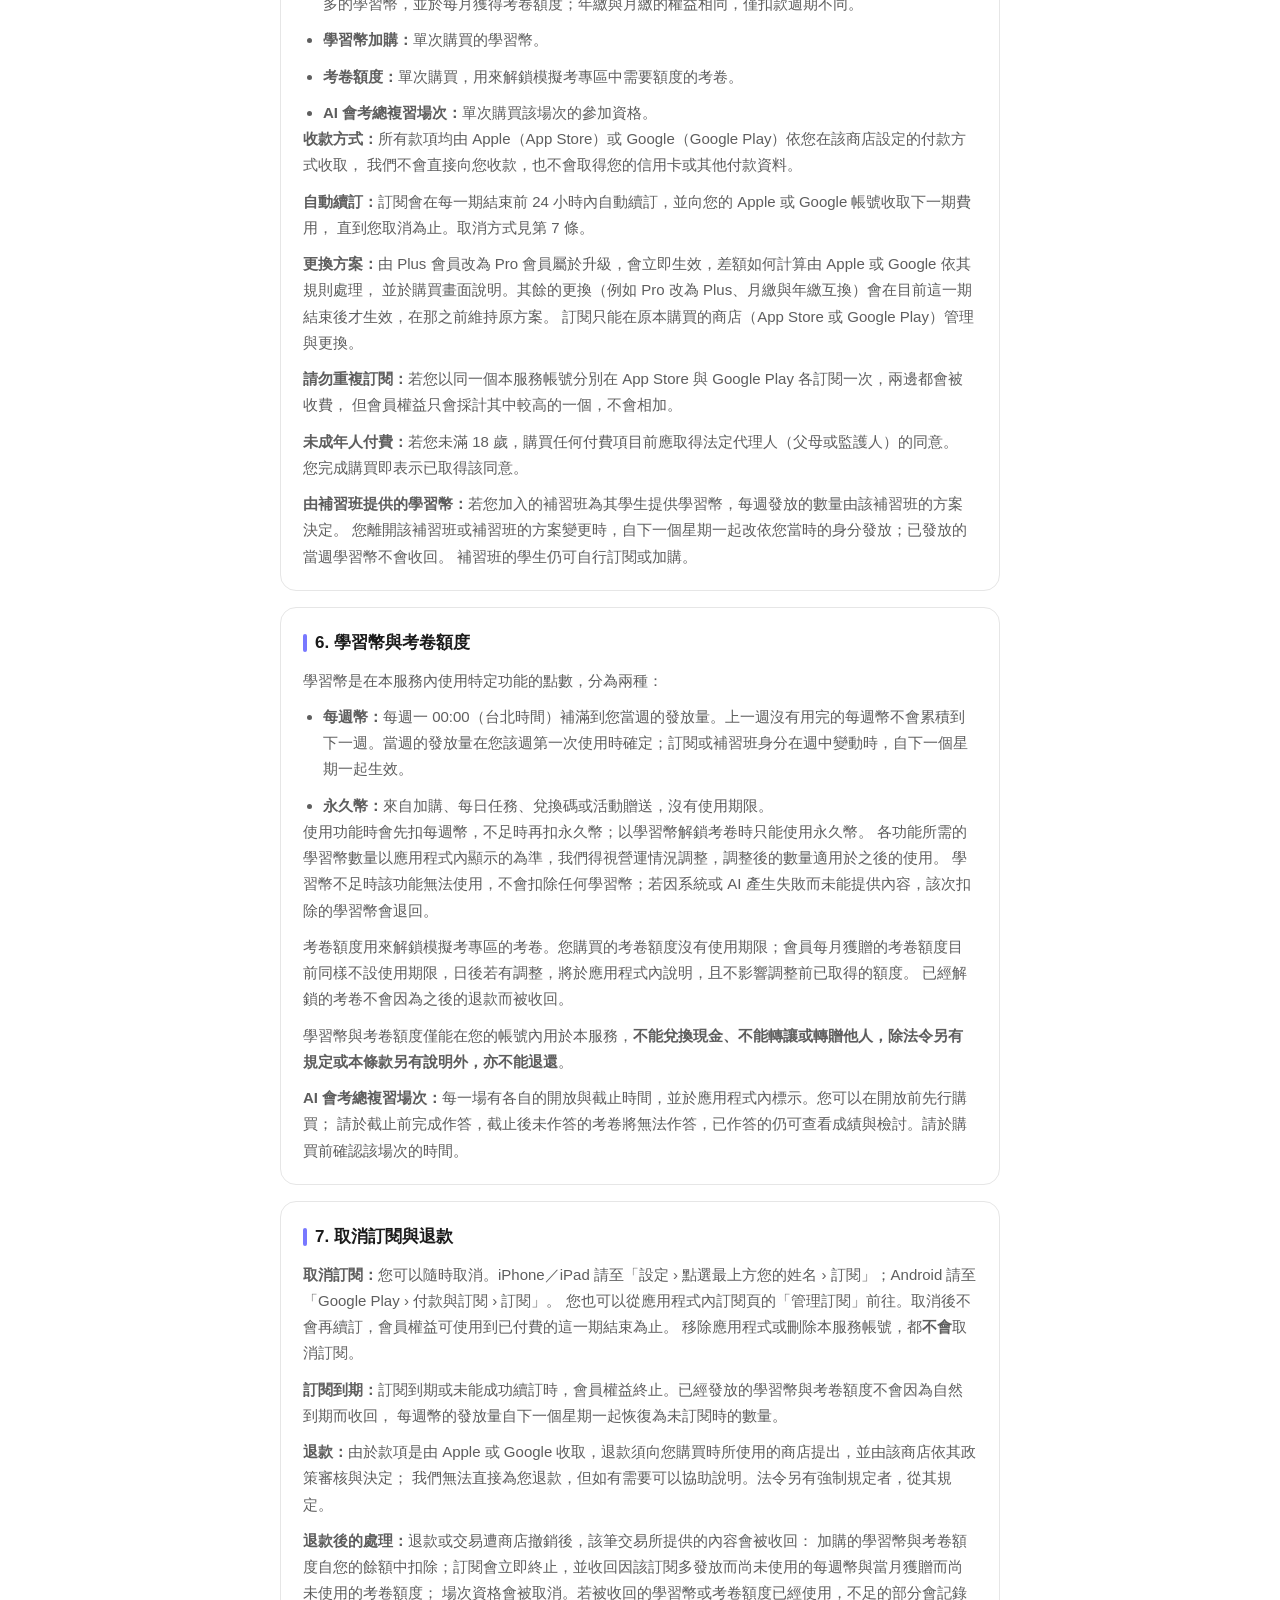
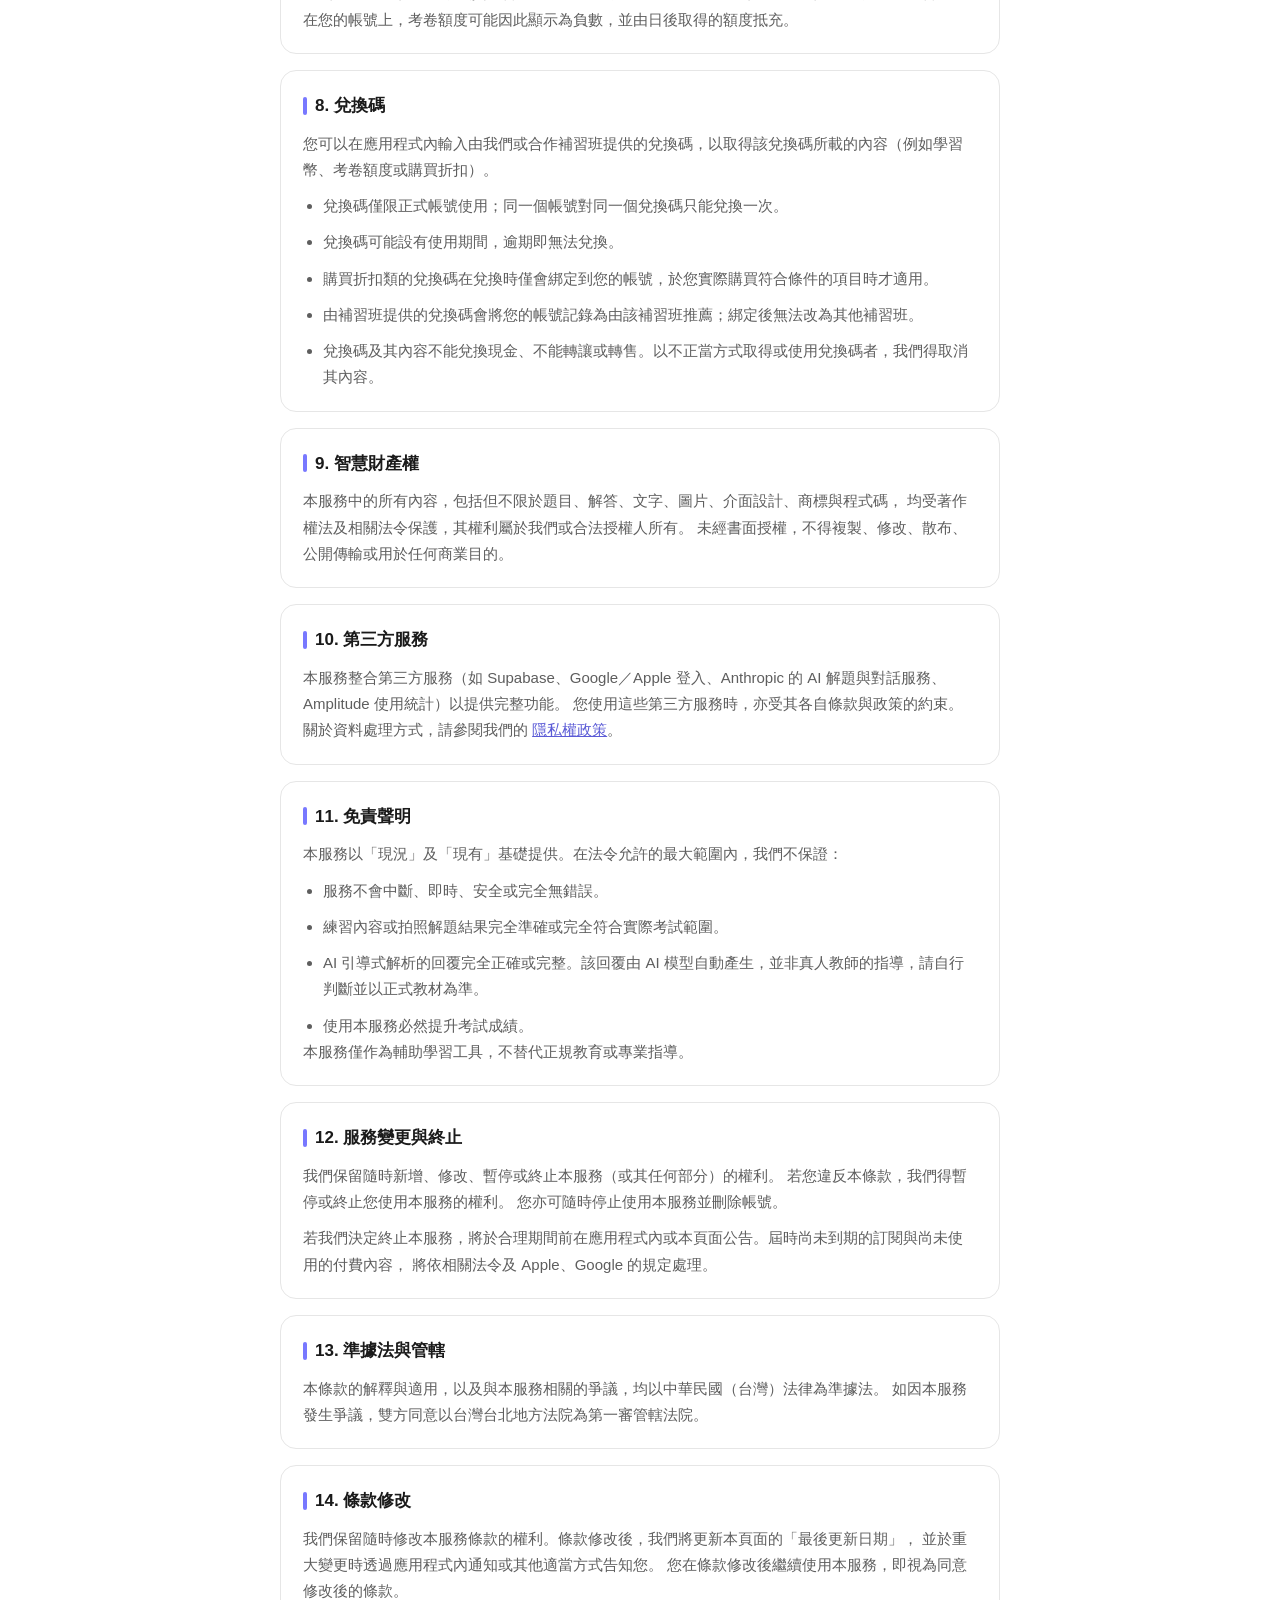
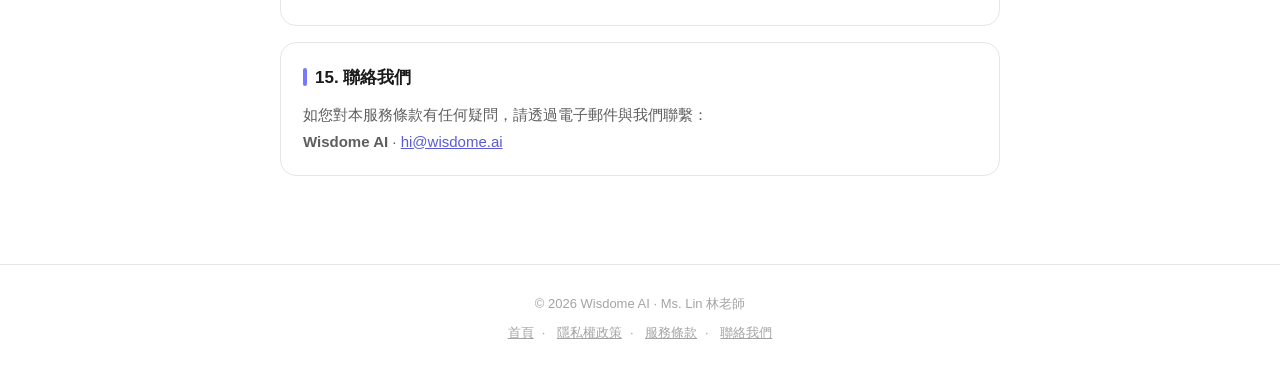
<file: terms.html>
<!DOCTYPE html>
<html lang="zh-Hant">
<head>
  <meta charset="UTF-8" />
  <meta name="viewport" content="width=device-width, initial-scale=1.0" />
  <title>服務條款 — Ms. Lin 林老師</title>
  <meta name="description" content="Ms. Lin（林老師）服務條款。" />
  <link rel="stylesheet" href="styles.css" />
</head>
<body>
  <header class="site-header">
    <div class="inner">
      <div>
        <h1>服務條款</h1>
        <div class="sub"><a href="index.html">Ms. Lin 林老師</a> · by Wisdome AI</div>
      </div>
    </div>
  </header>

  <main>
    <h2 class="page-title">服務條款</h2>
    <p class="updated">最後更新日期：2026 年 11 月 17 日 · 生效日期：2026 年 11 月 17 日</p>

    <p class="intro">
      歡迎使用 Ms. Lin 林老師學習服務（以下簡稱「本服務」），本服務由 Wisdome AI（以下簡稱「我們」）提供。
      使用本服務即表示您同意以下條款。請您於使用前仔細閱讀。若您為未成年人，請在法定代理人的瞭解與同意下使用本服務。
    </p>

    <section class="card">
      <h3>1. 服務範圍</h3>
      <p>
        Ms. Lin 提供台灣升學考試（學測、會考等）各科目的線上練習服務，包括：題目練習與個人化推薦、
        學習進度追蹤、成績統計與分析、拍照解題、AI 引導式解析（針對題目的對話式輔導）、模擬考與考古題、遊戲化學習功能等。本服務僅供教育學習用途。
        本服務的基本功能可免費使用；部分功能需使用學習幣或考卷額度，您也可以選擇付費訂閱會員或加購（見第 5 條至第 8 條）。
      </p>
    </section>

    <section class="card">
      <h3>2. 使用者資格與未成年使用</h3>
      <p>
        本服務主要面向國中、高中學生。若您未滿 18 歲，您應在法定代理人（父母或監護人）的瞭解與同意下使用本服務。
        當您註冊正式帳號時，即表示您已取得法定代理人對於本條款及隱私權政策的同意。
        家長或監護人對於未成年使用者的使用行為負有監督責任。
      </p>
    </section>

    <section class="card">
      <h3>3. 使用者義務</h3>
      <p>使用本服務時，您同意：</p>
      <ul>
        <li>不將帳號借予他人使用。</li>
        <li>不利用本服務從事任何違法或不當行為。</li>
        <li>不嘗試破解、干擾或以非正常方式存取本服務。</li>
        <li>不擷取、複製或散布本服務的題目內容用於商業用途。</li>
        <li>不上傳任何違法、侵權或不當的內容（包含拍照解題功能上傳的影像與 AI 對話中輸入的文字）。</li>
        <li>不在 AI 對話中輸入您或他人的個人資料，亦不利用 AI 對話功能產生或散布與學習無關的不當內容。</li>
      </ul>
    </section>

    <section class="card">
      <h3>4. 帳號管理</h3>
      <p>
        您有責任妥善保管帳號的登入資訊。如發現帳號遭未經授權使用，請立即通知我們。
        訪客（匿名）模式的資料主要儲存於本地裝置，更換裝置或清除資料後可能無法恢復；
        建議您註冊正式帳號以保護您的學習紀錄。您可隨時要求刪除帳號與相關資料。
      </p>
      <p>
        購買、訂閱與兌換碼僅限正式帳號使用，訪客模式無法進行。您購買的項目會記在您的本服務帳號上，
        以同一個帳號登入即可在其他裝置繼續使用。
      </p>
      <p>
        <strong>刪除帳號前請注意：</strong>帳號刪除後無法復原，尚未使用的學習幣、考卷額度與已購買的場次資格將無法再使用，亦不退款。
        <strong>刪除帳號不會取消您的訂閱</strong>，訂閱仍會由 Apple 或 Google 繼續扣款，請先依第 7 條的方式自行取消。
      </p>
    </section>

    <section class="card">
      <h3>5. 付費項目與會員訂閱</h3>
      <p>本服務提供下列付費項目，實際品項、內容與價格以應用程式內購買畫面當時顯示的為準：</p>
      <ul>
        <li><strong>會員訂閱（Plus 會員、Pro 會員）：</strong>分為月繳與年繳，為自動續訂的訂閱。訂閱期間每週可獲得較多的學習幣，並於每月獲得考卷額度；年繳與月繳的權益相同，僅扣款週期不同。</li>
        <li><strong>學習幣加購：</strong>單次購買的學習幣。</li>
        <li><strong>考卷額度：</strong>單次購買，用來解鎖模擬考專區中需要額度的考卷。</li>
        <li><strong>AI 會考總複習場次：</strong>單次購買該場次的參加資格。</li>
      </ul>
      <p>
        <strong>收款方式：</strong>所有款項均由 Apple（App Store）或 Google（Google Play）依您在該商店設定的付款方式收取，
        我們不會直接向您收款，也不會取得您的信用卡或其他付款資料。
      </p>
      <p>
        <strong>自動續訂：</strong>訂閱會在每一期結束前 24 小時內自動續訂，並向您的 Apple 或 Google 帳號收取下一期費用，
        直到您取消為止。取消方式見第 7 條。
      </p>
      <p>
        <strong>更換方案：</strong>由 Plus 會員改為 Pro 會員屬於升級，會立即生效，差額如何計算由 Apple 或 Google 依其規則處理，
        並於購買畫面說明。其餘的更換（例如 Pro 改為 Plus、月繳與年繳互換）會在目前這一期結束後才生效，在那之前維持原方案。
        訂閱只能在原本購買的商店（App Store 或 Google Play）管理與更換。
      </p>
      <p>
        <strong>請勿重複訂閱：</strong>若您以同一個本服務帳號分別在 App Store 與 Google Play 各訂閱一次，兩邊都會被收費，
        但會員權益只會採計其中較高的一個，不會相加。
      </p>
      <p>
        <strong>未成年人付費：</strong>若您未滿 18 歲，購買任何付費項目前應取得法定代理人（父母或監護人）的同意。
        您完成購買即表示已取得該同意。
      </p>
      <p>
        <strong>由補習班提供的學習幣：</strong>若您加入的補習班為其學生提供學習幣，每週發放的數量由該補習班的方案決定。
        您離開該補習班或補習班的方案變更時，自下一個星期一起改依您當時的身分發放；已發放的當週學習幣不會收回。
        補習班的學生仍可自行訂閱或加購。
      </p>
    </section>

    <section class="card">
      <h3>6. 學習幣與考卷額度</h3>
      <p>學習幣是在本服務內使用特定功能的點數，分為兩種：</p>
      <ul>
        <li><strong>每週幣：</strong>每週一 00:00（台北時間）補滿到您當週的發放量。上一週沒有用完的每週幣不會累積到下一週。當週的發放量在您該週第一次使用時確定；訂閱或補習班身分在週中變動時，自下一個星期一起生效。</li>
        <li><strong>永久幣：</strong>來自加購、每日任務、兌換碼或活動贈送，沒有使用期限。</li>
      </ul>
      <p>
        使用功能時會先扣每週幣，不足時再扣永久幣；以學習幣解鎖考卷時只能使用永久幣。
        各功能所需的學習幣數量以應用程式內顯示的為準，我們得視營運情況調整，調整後的數量適用於之後的使用。
        學習幣不足時該功能無法使用，不會扣除任何學習幣；若因系統或 AI 產生失敗而未能提供內容，該次扣除的學習幣會退回。
      </p>
      <p>
        考卷額度用來解鎖模擬考專區的考卷。您購買的考卷額度沒有使用期限；會員每月獲贈的考卷額度目前同樣不設使用期限，日後若有調整，將於應用程式內說明，且不影響調整前已取得的額度。
        已經解鎖的考卷不會因為之後的退款而被收回。
      </p>
      <p>
        學習幣與考卷額度僅能在您的帳號內用於本服務，<strong>不能兌換現金、不能轉讓或轉贈他人，除法令另有規定或本條款另有說明外，亦不能退還</strong>。
      </p>
      <p>
        <strong>AI 會考總複習場次：</strong>每一場有各自的開放與截止時間，並於應用程式內標示。您可以在開放前先行購買；
        請於截止前完成作答，截止後未作答的考卷將無法作答，已作答的仍可查看成績與檢討。請於購買前確認該場次的時間。
      </p>
    </section>

    <section class="card">
      <h3>7. 取消訂閱與退款</h3>
      <p>
        <strong>取消訂閱：</strong>您可以隨時取消。iPhone／iPad 請至「設定 › 點選最上方您的姓名 › 訂閱」；Android 請至「Google Play › 付款與訂閱 › 訂閱」。
        您也可以從應用程式內訂閱頁的「管理訂閱」前往。取消後不會再續訂，會員權益可使用到已付費的這一期結束為止。
        移除應用程式或刪除本服務帳號，都<strong>不會</strong>取消訂閱。
      </p>
      <p>
        <strong>訂閱到期：</strong>訂閱到期或未能成功續訂時，會員權益終止。已經發放的學習幣與考卷額度不會因為自然到期而收回，
        每週幣的發放量自下一個星期一起恢復為未訂閱時的數量。
      </p>
      <p>
        <strong>退款：</strong>由於款項是由 Apple 或 Google 收取，退款須向您購買時所使用的商店提出，並由該商店依其政策審核與決定；
        我們無法直接為您退款，但如有需要可以協助說明。法令另有強制規定者，從其規定。
      </p>
      <p>
        <strong>退款後的處理：</strong>退款或交易遭商店撤銷後，該筆交易所提供的內容會被收回：
        加購的學習幣與考卷額度自您的餘額中扣除；訂閱會立即終止，並收回因該訂閱多發放而尚未使用的每週幣與當月獲贈而尚未使用的考卷額度；
        場次資格會被取消。若被收回的學習幣或考卷額度已經使用，不足的部分會記錄在您的帳號上，考卷額度可能因此顯示為負數，並由日後取得的額度抵充。
      </p>
    </section>

    <section class="card">
      <h3>8. 兌換碼</h3>
      <p>
        您可以在應用程式內輸入由我們或合作補習班提供的兌換碼，以取得該兌換碼所載的內容（例如學習幣、考卷額度或購買折扣）。
      </p>
      <ul>
        <li>兌換碼僅限正式帳號使用；同一個帳號對同一個兌換碼只能兌換一次。</li>
        <li>兌換碼可能設有使用期間，逾期即無法兌換。</li>
        <li>購買折扣類的兌換碼在兌換時僅會綁定到您的帳號，於您實際購買符合條件的項目時才適用。</li>
        <li>由補習班提供的兌換碼會將您的帳號記錄為由該補習班推薦；綁定後無法改為其他補習班。</li>
        <li>兌換碼及其內容不能兌換現金、不能轉讓或轉售。以不正當方式取得或使用兌換碼者，我們得取消其內容。</li>
      </ul>
    </section>

    <section class="card">
      <h3>9. 智慧財產權</h3>
      <p>
        本服務中的所有內容，包括但不限於題目、解答、文字、圖片、介面設計、商標與程式碼，
        均受著作權法及相關法令保護，其權利屬於我們或合法授權人所有。
        未經書面授權，不得複製、修改、散布、公開傳輸或用於任何商業目的。
      </p>
    </section>

    <section class="card">
      <h3>10. 第三方服務</h3>
      <p>
        本服務整合第三方服務（如 Supabase、Google／Apple 登入、Anthropic 的 AI 解題與對話服務、Amplitude 使用統計）以提供完整功能。
        您使用這些第三方服務時，亦受其各自條款與政策的約束。關於資料處理方式，請參閱我們的
        <a href="privacy.html">隱私權政策</a>。
      </p>
    </section>

    <section class="card">
      <h3>11. 免責聲明</h3>
      <p>本服務以「現況」及「現有」基礎提供。在法令允許的最大範圍內，我們不保證：</p>
      <ul>
        <li>服務不會中斷、即時、安全或完全無錯誤。</li>
        <li>練習內容或拍照解題結果完全準確或完全符合實際考試範圍。</li>
        <li>AI 引導式解析的回覆完全正確或完整。該回覆由 AI 模型自動產生，並非真人教師的指導，請自行判斷並以正式教材為準。</li>
        <li>使用本服務必然提升考試成績。</li>
      </ul>
      <p>本服務僅作為輔助學習工具，不替代正規教育或專業指導。</p>
    </section>

    <section class="card">
      <h3>12. 服務變更與終止</h3>
      <p>
        我們保留隨時新增、修改、暫停或終止本服務（或其任何部分）的權利。
        若您違反本條款，我們得暫停或終止您使用本服務的權利。
        您亦可隨時停止使用本服務並刪除帳號。
      </p>
      <p>
        若我們決定終止本服務，將於合理期間前在應用程式內或本頁面公告。屆時尚未到期的訂閱與尚未使用的付費內容，
        將依相關法令及 Apple、Google 的規定處理。
      </p>
    </section>

    <section class="card">
      <h3>13. 準據法與管轄</h3>
      <p>
        本條款的解釋與適用，以及與本服務相關的爭議，均以中華民國（台灣）法律為準據法。
        如因本服務發生爭議，雙方同意以台灣台北地方法院為第一審管轄法院。
      </p>
    </section>

    <section class="card">
      <h3>14. 條款修改</h3>
      <p>
        我們保留隨時修改本服務條款的權利。條款修改後，我們將更新本頁面的「最後更新日期」，
        並於重大變更時透過應用程式內通知或其他適當方式告知您。
        您在條款修改後繼續使用本服務，即視為同意修改後的條款。
      </p>
    </section>

    <section class="card">
      <h3>15. 聯絡我們</h3>
      <p>
        如您對本服務條款有任何疑問，請透過電子郵件與我們聯繫：<br />
        <strong>Wisdome AI</strong> · <a href="mailto:hi@wisdome.ai">hi@wisdome.ai</a>
      </p>
    </section>
  </main>

  <footer>
    <div>© 2026 Wisdome AI · Ms. Lin 林老師</div>
    <div style="margin-top:6px;">
      <a href="index.html">首頁</a>·
      <a href="privacy.html">隱私權政策</a>·
      <a href="terms.html">服務條款</a>·
      <a href="mailto:hi@wisdome.ai">聯絡我們</a>
    </div>
  </footer>
</body>
</html>
</file>
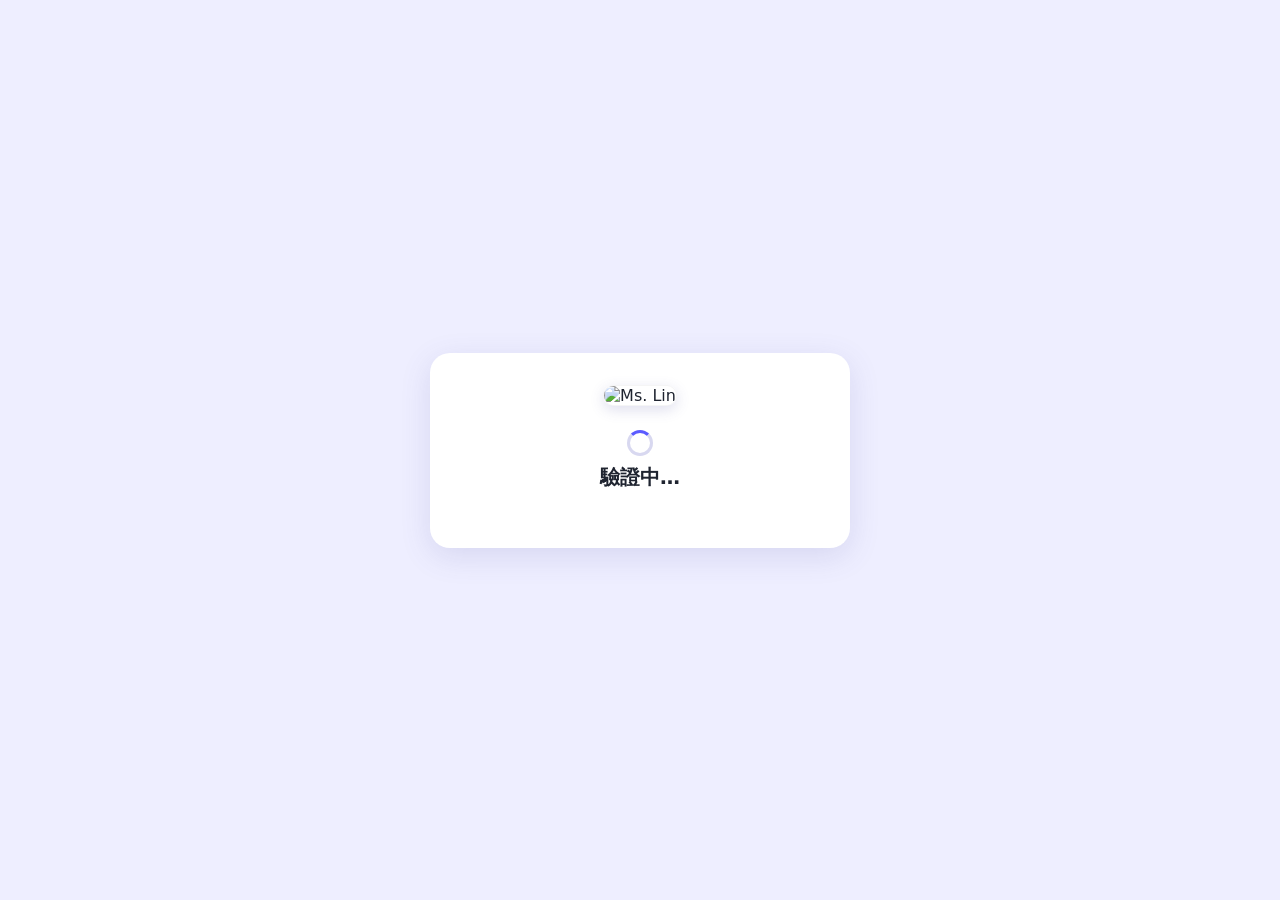
<file: verify.html>
<!DOCTYPE html>
<html lang="zh-Hant">
<head>
<meta charset="utf-8" />
<meta name="viewport" content="width=device-width, initial-scale=1" />
<meta name="robots" content="noindex" />
<title>Ms. Lin 信箱驗證</title>
<!--
  裝置分流（2026-07-13 需求對齊）：
  - 手機開本頁：**不碰一次性 token** — 原封放進「開啟 App 完成驗證」按鈕的
    deep link（<scheme>://email-verified?token_hash=…&type=…），由 App 端
    verifyEmailFromUrl 消耗 = 驗證＋自動登入一次完成。網頁在這裡搶先驗證
    會把票用掉，App 就只能開起來卻沒登入。
  - 電腦開本頁：照舊載入即 verifyOtp（persistSession:false，驗完不留登入
    狀態）— 電腦上沒有 App 可登入，驗證完成即達成目的。
  - 手機備援：「改在網頁上完成驗證」連結 → 走電腦同款流程（沒裝 App 等情境）。
-->
<style>
  :root { --brand:#5b5bff; --bg:#EEEEFF; }
  * { box-sizing:border-box; }
  body{font-family:-apple-system,system-ui,"PingFang TC","Noto Sans TC",sans-serif;margin:0;
       background:var(--bg);min-height:100vh;display:flex;align-items:center;justify-content:center;
       color:#1f2430;padding:20px}
  .card{background:#fff;max-width:420px;width:100%;padding:32px 24px;border-radius:20px;
        box-shadow:0 8px 30px rgba(80,80,160,.15);text-align:center}
  .logo{width:80px;height:80px;border-radius:20px;margin:0 auto 16px;object-fit:cover;
        box-shadow:0 4px 14px rgba(80,80,160,.18);border:1px solid rgba(0,0,0,.04)}
  #status{font-size:20px;font-weight:700;margin:4px 0 2px;min-height:28px}
  #detail{font-size:14px;color:#888;margin-bottom:4px;min-height:18px}
  .intro{margin:18px 0;color:#555;line-height:1.7;font-size:15px}
  a.btn{display:block;margin:10px 0;padding:14px;border-radius:12px;text-decoration:none;font-weight:600}
  a.primary{background:var(--brand);color:#fff}
  a.ghost{background:#f0f0f7;color:var(--brand)}
  .spinner{width:26px;height:26px;border:3px solid #d8d8f0;border-top-color:var(--brand);
           border-radius:50%;margin:8px auto;animation:spin .8s linear infinite}
  @keyframes spin{to{transform:rotate(360deg)}}
  /* !important：a.btn{display:block}（class+element）特異性高於 [hidden]（attribute），
     沒有 !important 時隱藏中的按鈕會照樣顯示（2026-07-12 實測抓到的 bug）。 */
  [hidden]{display:none !important}
</style>
</head>
<body>
<main class="card">
  <img class="logo" id="logo" alt="Ms. Lin" />
  <div id="spin" class="spinner"></div>
  <div id="status">驗證中…</div>
  <div id="detail"></div>

  <section id="intro" class="intro" hidden>
    <p>歡迎使用 <b>Ms. Lin</b>！<br>拍照即解題、自動整理錯題本，<br>陪你準備學測 / 會考。</p>
  </section>

  <a id="openApp" class="btn primary" hidden>開啟 App</a>
  <a id="store"  class="btn ghost"  hidden target="_blank" rel="noopener">還沒安裝？取得 App</a>
  <a id="webVerify" class="btn ghost" href="#" hidden>無法開啟 App？改在網頁上完成驗證</a>
</main>

<script type="module">
import { createClient } from 'https://esm.sh/@supabase/supabase-js@2'

// ── 環境設定 ─────────────────────────────────────────────
// anon key 是 public（本來就嵌在 App 內），可安全放前端。
// Supabase URL 取自各專案 ref；scheme 對齊 gsat-app appVariant.js（此處含 ://，App 端是純名）。
const ENVS = {
  prod: {
    url:   'https://rvmetywbpdmmxcxttwtn.supabase.co',
    anon:  'sb_publishable_E5Ym9-GEru4WwBq9Q2yz5g_WedXMvF9',
    scheme:'mslin://',
    icon:  'icon.png',
    store: 'https://apps.apple.com/app/id6761799933', // 上架後生效
  },
  stage: {
    url:   'https://rnndvcgwgblhuqhymhat.supabase.co',
    anon:  'sb_publishable__wr29yRsrtF6sVFGCkF_2Q_wVOjuClb',
    scheme:'mslinbeta://',
    icon:  'icon-beta.png',
    store: '',                                         // staging 只在 TestFlight；填外部測試連結或留空
  },
  local: {                                             // local = 雲端 dev 專案（非本地 Supabase）
    url:   'https://nqiqeyuavkweyinzcfkc.supabase.co',
    anon:  'eyJhbGciOiJIUzI1NiIsInR5cCI6IkpXVCJ9.eyJpc3MiOiJzdXBhYmFzZSIsInJlZiI6Im5xaXFleXVhdmt3ZXlpbnpjZmtjIiwicm9sZSI6ImFub24iLCJpYXQiOjE3ODA2OTE5MDAsImV4cCI6MjA5NjI2NzkwMH0.mPWlLuk1kd98Jo7Q5WTGITi3_g8xo7OnkUL6zcvJ17U',
    scheme:'mslinbeta://',
    icon:  'icon-beta.png',
    store: '',
  },
}

const qs = new URLSearchParams(location.search)
const env = ENVS[qs.get('env')] ?? ENVS.prod          // fail-safe：未指定 → prod
const token_hash = qs.get('token_hash')
const type = qs.get('type') || 'email'                // Supabase {{ .Type }}（signup / email …）
const $ = id => document.getElementById(id)
$('logo').src = env.icon                              // env-aware app icon（prod 紫 / stage 白）

function show(statusText, detailText) {
  $('spin').hidden = true
  $('status').textContent = statusText
  $('detail').textContent = detailText || ''
}

function ok() {
  show('✅ 信箱驗證成功！')
  $('webVerify').hidden = true
  $('intro').hidden = false
  const open = $('openApp')
  open.textContent = '開啟 App'
  open.hidden = false
  open.href = env.scheme                              // 純開 App（票已用掉，App 端走一般登入）
  if (env.store) { const s = $('store'); s.hidden = false; s.href = env.store }
}

// 網頁端當場消耗 token 完成驗證（桌機主路徑；手機備援路徑）。
// persistSession:false → 在電腦 / 共用裝置驗證後不留下登入狀態。
async function webVerify() {
  $('webVerify').hidden = true
  $('openApp').hidden = true
  $('store').hidden = true
  $('spin').hidden = false
  $('status').textContent = '驗證中…'
  $('detail').textContent = ''
  try {
    const sb = createClient(env.url, env.anon, { auth:{ persistSession:false } })
    const { error } = await sb.auth.verifyOtp({ token_hash, type })
    if (error) return show('⚠️ 驗證失敗', error.message)
    ok()
  } catch (e) {
    show('⚠️ 發生錯誤', String(e?.message || e))
  }
}

const isMobile = /iPhone|iPad|iPod|Android/i.test(navigator.userAgent)
const urlErr = qs.get('error_description') || qs.get('error')

if (urlErr) {
  show('⚠️ 驗證失敗', decodeURIComponent(urlErr))
} else if (!token_hash) {
  show('⚠️ 連結無效', '缺少驗證參數，請改用信件中的完整連結。')
} else if (isMobile) {
  // 手機：不碰票。token 原封轉交 App，由 App 驗證＋自動登入一次完成。
  show('差最後一步！', '點下方按鈕回到 App，完成驗證並直接登入。')
  const open = $('openApp')
  open.textContent = '開啟 App 完成驗證'
  open.href = env.scheme + 'email-verified?token_hash=' + encodeURIComponent(token_hash) +
              '&type=' + encodeURIComponent(type)
  open.hidden = false
  if (env.store) { const s = $('store'); s.hidden = false; s.href = env.store }
  const wv = $('webVerify')
  wv.hidden = false
  wv.addEventListener('click', (e) => { e.preventDefault(); webVerify() })
} else {
  // 電腦：照舊當場驗證（沒有 App 可登入，驗證完成即達成目的）。
  webVerify()
}
</script>
</body>
</html>
</file>
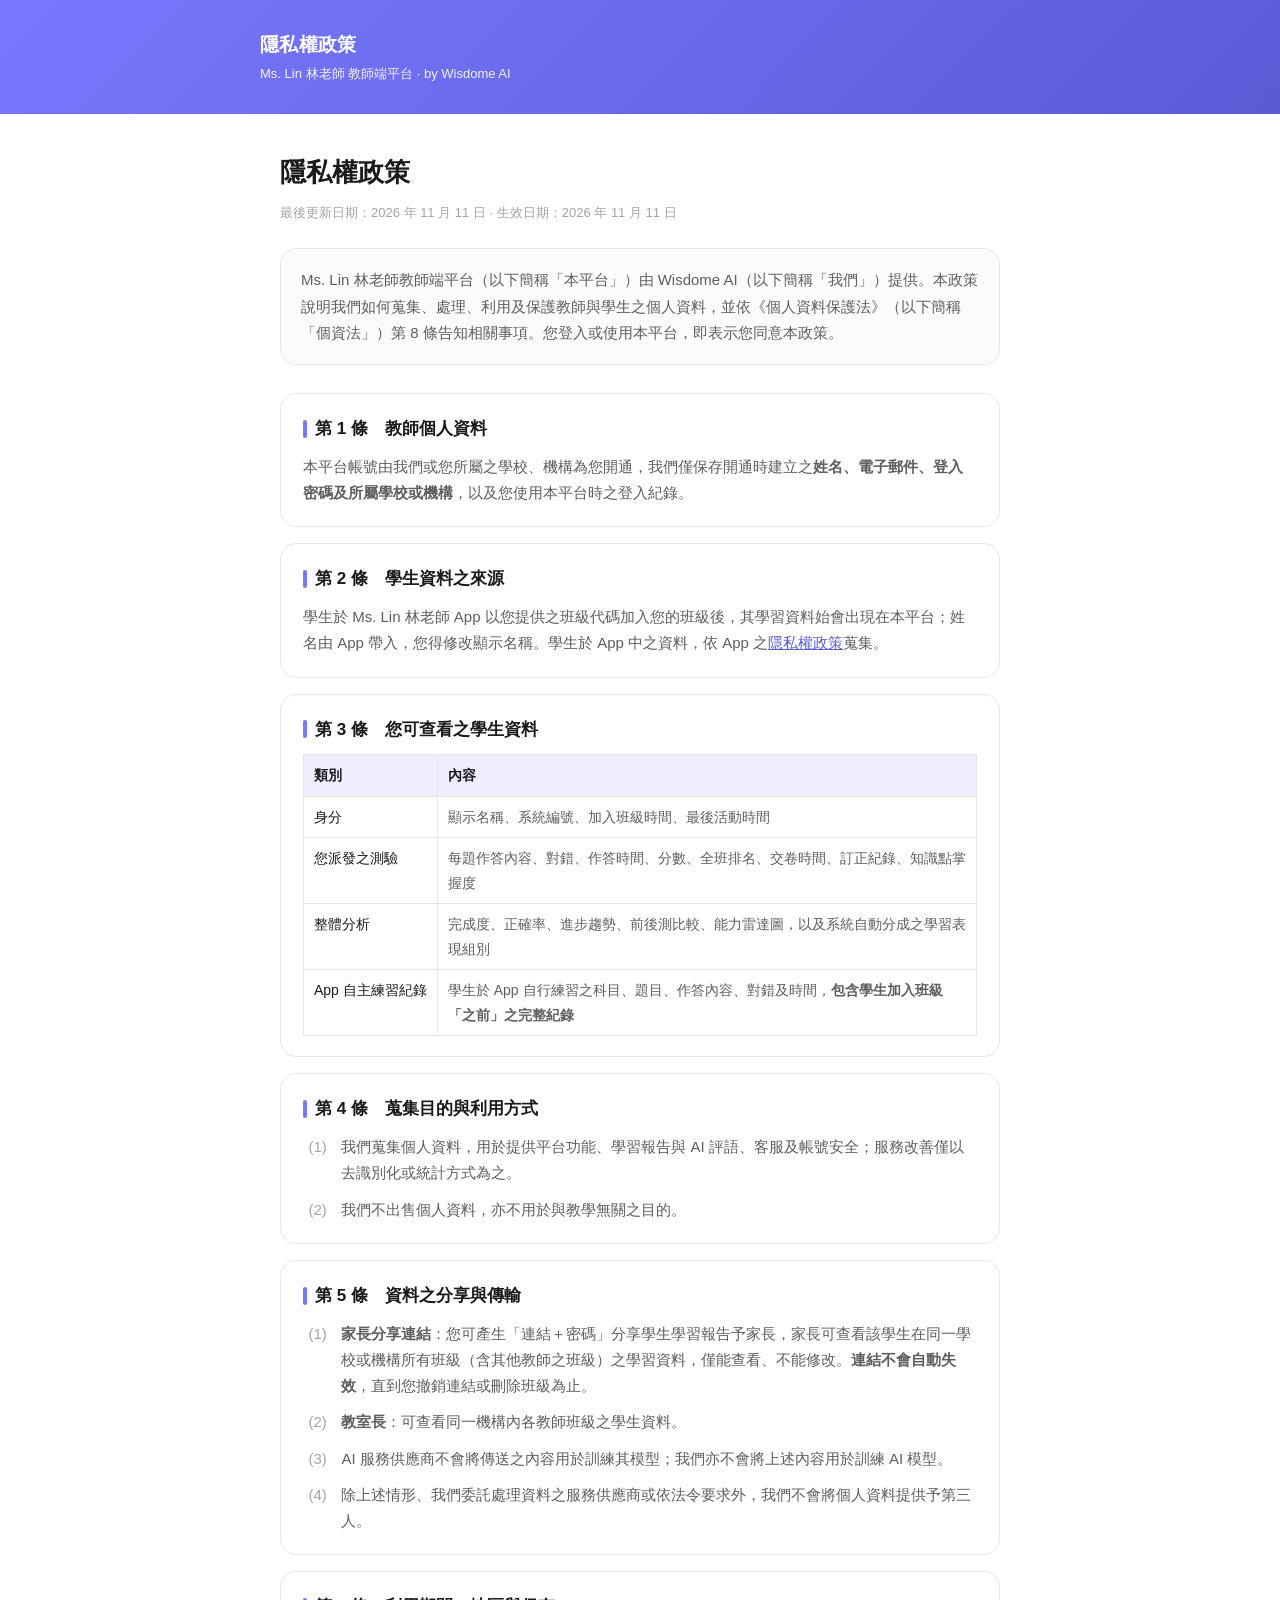
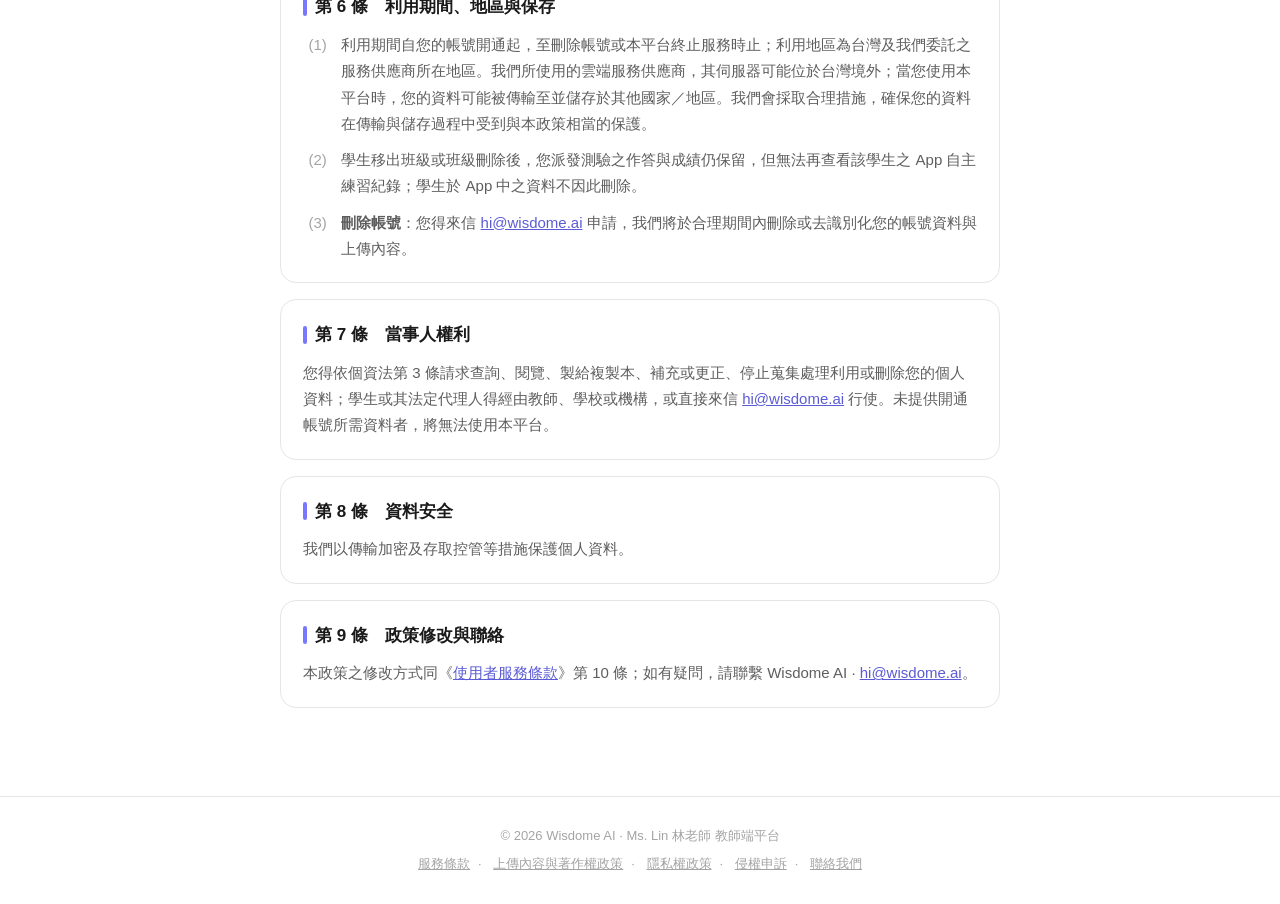
<file: teacher/privacy.html>
<!DOCTYPE html>
<html lang="zh-Hant">
<head>
  <meta charset="UTF-8" />
  <meta name="viewport" content="width=device-width, initial-scale=1.0" />
  <title>隱私權政策 — Ms. Lin 林老師 教師端平台</title>
  <meta name="description" content="Ms. Lin 林老師 教師端平台隱私權政策。" />
  <link rel="stylesheet" href="../styles.css" />
  <link rel="stylesheet" href="../doc-extra.css" />
</head>
<body>
  <header class="site-header">
    <div class="inner">
      <div>
        <h1>隱私權政策</h1>
        <div class="sub"><a href="https://app-teacher-management.brainboxai.app/teacher-login">Ms. Lin 林老師 教師端平台</a> · by Wisdome AI</div>
      </div>
    </div>
  </header>

  <main>
    <h2 class="page-title">隱私權政策</h2>
    <p class="updated">最後更新日期：2026 年 11 月 11 日 · 生效日期：2026 年 11 月 11 日</p>

    <p class="intro">
      Ms. Lin 林老師教師端平台（以下簡稱「本平台」）由 Wisdome AI（以下簡稱「我們」）提供。本政策說明我們如何蒐集、處理、利用及保護教師與學生之個人資料，並依《個人資料保護法》（以下簡稱「個資法」）第 8 條告知相關事項。您登入或使用本平台，即表示您同意本政策。
    </p>

    <section class="card">
      <h3>第 1 條　教師個人資料</h3>
      <p>本平台帳號由我們或您所屬之學校、機構為您開通，我們僅保存開通時建立之<strong>姓名、電子郵件、登入密碼及所屬學校或機構</strong>，以及您使用本平台時之登入紀錄。</p>
    </section>

    <section class="card">
      <h3>第 2 條　學生資料之來源</h3>
      <p>學生於 Ms. Lin 林老師 App 以您提供之班級代碼加入您的班級後，其學習資料始會出現在本平台；姓名由 App 帶入，您得修改顯示名稱。學生於 App 中之資料，依 App 之<a href="../privacy.html">隱私權政策</a>蒐集。</p>
    </section>

    <section class="card">
      <h3>第 3 條　您可查看之學生資料</h3>
      <table class="doc-table">
        <tr><th>類別</th><th>內容</th></tr>
        <tr><td>身分</td><td>顯示名稱、系統編號、加入班級時間、最後活動時間</td></tr>
        <tr><td>您派發之測驗</td><td>每題作答內容、對錯、作答時間、分數、全班排名、交卷時間、訂正紀錄、知識點掌握度</td></tr>
        <tr><td>整體分析</td><td>完成度、正確率、進步趨勢、前後測比較、能力雷達圖，以及系統自動分成之學習表現組別</td></tr>
        <tr><td>App 自主練習紀錄</td><td>學生於 App 自行練習之科目、題目、作答內容、對錯及時間，<strong>包含學生加入班級「之前」之完整紀錄</strong></td></tr>
      </table>
    </section>

    <section class="card">
      <h3>第 4 條　蒐集目的與利用方式</h3>
      <ol>
        <li value="1">我們蒐集個人資料，用於提供平台功能、學習報告與 AI 評語、客服及帳號安全；服務改善僅以去識別化或統計方式為之。</li>
        <li value="2">我們不出售個人資料，亦不用於與教學無關之目的。</li>
      </ol>
    </section>

    <section class="card">
      <h3>第 5 條　資料之分享與傳輸</h3>
      <ol>
        <li value="1"><strong>家長分享連結</strong>：您可產生「連結＋密碼」分享學生學習報告予家長，家長可查看該學生在同一學校或機構所有班級（含其他教師之班級）之學習資料，僅能查看、不能修改。<strong>連結不會自動失效</strong>，直到您撤銷連結或刪除班級為止。</li>
        <li value="2"><strong>教室長</strong>：可查看同一機構內各教師班級之學生資料。</li>
        <li value="3">AI 服務供應商不會將傳送之內容用於訓練其模型；我們亦不會將上述內容用於訓練 AI 模型。</li>
        <li value="4">除上述情形、我們委託處理資料之服務供應商或依法令要求外，我們不會將個人資料提供予第三人。</li>
      </ol>
    </section>

    <section class="card">
      <h3>第 6 條　利用期間、地區與保存</h3>
      <ol>
        <li value="1">利用期間自您的帳號開通起，至刪除帳號或本平台終止服務時止；利用地區為台灣及我們委託之服務供應商所在地區。我們所使用的雲端服務供應商，其伺服器可能位於台灣境外；當您使用本平台時，您的資料可能被傳輸至並儲存於其他國家／地區。我們會採取合理措施，確保您的資料在傳輸與儲存過程中受到與本政策相當的保護。</li>
        <li value="2">學生移出班級或班級刪除後，您派發測驗之作答與成績仍保留，但無法再查看該學生之 App 自主練習紀錄；學生於 App 中之資料不因此刪除。</li>
        <li value="3"><strong>刪除帳號</strong>：您得來信 <a href="mailto:hi@wisdome.ai">hi@wisdome.ai</a> 申請，我們將於合理期間內刪除或去識別化您的帳號資料與上傳內容。</li>
      </ol>
    </section>

    <section class="card">
      <h3>第 7 條　當事人權利</h3>
      <p>您得依個資法第 3 條請求查詢、閱覽、製給複製本、補充或更正、停止蒐集處理利用或刪除您的個人資料；學生或其法定代理人得經由教師、學校或機構，或直接來信 <a href="mailto:hi@wisdome.ai">hi@wisdome.ai</a> 行使。未提供開通帳號所需資料者，將無法使用本平台。</p>
    </section>

    <section class="card">
      <h3>第 8 條　資料安全</h3>
      <p>我們以傳輸加密及存取控管等措施保護個人資料。</p>
    </section>

    <section class="card">
      <h3>第 9 條　政策修改與聯絡</h3>
      <p>本政策之修改方式同《<a href="../teacher/terms.html">使用者服務條款</a>》第 10 條；如有疑問，請聯繫 Wisdome AI · <a href="mailto:hi@wisdome.ai">hi@wisdome.ai</a>。</p>
    </section>
  </main>

  <footer>
    <div>© 2026 Wisdome AI · Ms. Lin 林老師 教師端平台</div>
    <div style="margin-top:6px;">
      <a href="terms.html">服務條款</a>·
      <a href="upload-copyright.html">上傳內容與著作權政策</a>·
      <a href="privacy.html">隱私權政策</a>·
      <a href="../copyright-complaint.html">侵權申訴</a>·
      <a href="mailto:hi@wisdome.ai">聯絡我們</a>
    </div>
  </footer>
</body>
</html>
</file>
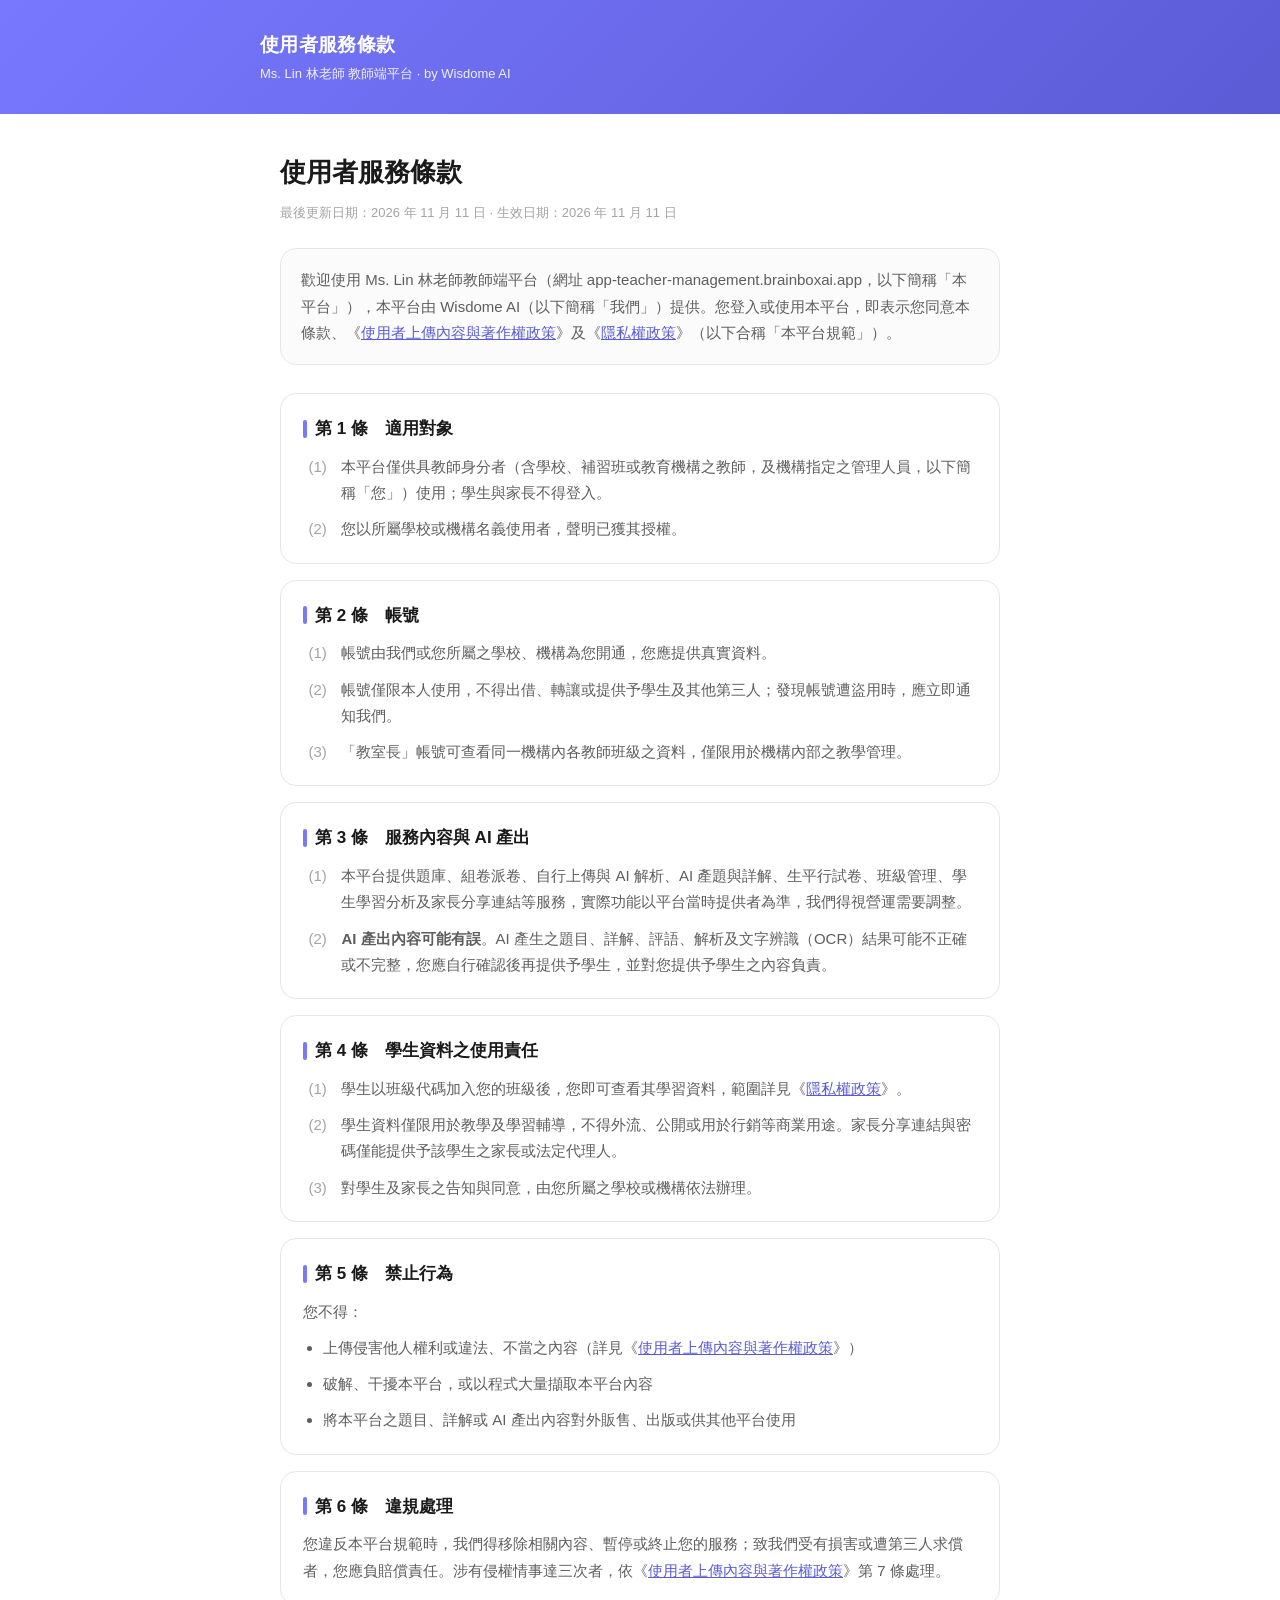
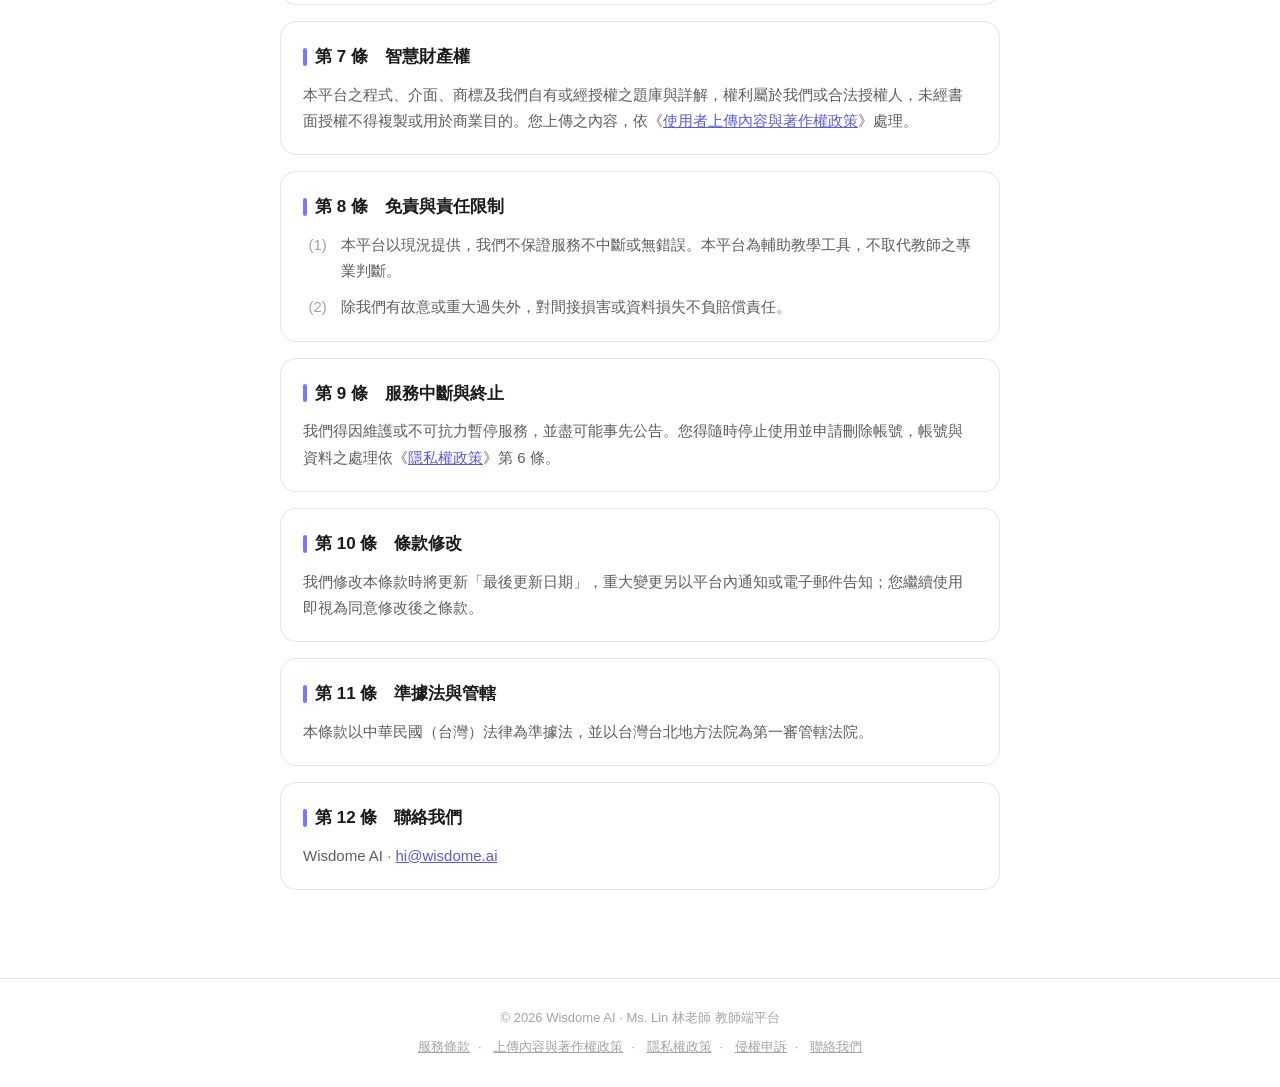
<file: teacher/terms.html>
<!DOCTYPE html>
<html lang="zh-Hant">
<head>
  <meta charset="UTF-8" />
  <meta name="viewport" content="width=device-width, initial-scale=1.0" />
  <title>使用者服務條款 — Ms. Lin 林老師 教師端平台</title>
  <meta name="description" content="Ms. Lin 林老師 教師端平台使用者服務條款。" />
  <link rel="stylesheet" href="../styles.css" />
  <link rel="stylesheet" href="../doc-extra.css" />
</head>
<body>
  <header class="site-header">
    <div class="inner">
      <div>
        <h1>使用者服務條款</h1>
        <div class="sub"><a href="https://app-teacher-management.brainboxai.app/teacher-login">Ms. Lin 林老師 教師端平台</a> · by Wisdome AI</div>
      </div>
    </div>
  </header>

  <main>
    <h2 class="page-title">使用者服務條款</h2>
    <p class="updated">最後更新日期：2026 年 11 月 11 日 · 生效日期：2026 年 11 月 11 日</p>

    <p class="intro">
      歡迎使用 Ms. Lin 林老師教師端平台（網址 app-teacher-management.brainboxai.app，以下簡稱「本平台」），本平台由 Wisdome AI（以下簡稱「我們」）提供。您登入或使用本平台，即表示您同意本條款、《<a href="../teacher/upload-copyright.html">使用者上傳內容與著作權政策</a>》及《<a href="../teacher/privacy.html">隱私權政策</a>》（以下合稱「本平台規範」）。
    </p>

    <section class="card">
      <h3>第 1 條　適用對象</h3>
      <ol>
        <li value="1">本平台僅供具教師身分者（含學校、補習班或教育機構之教師，及機構指定之管理人員，以下簡稱「您」）使用；學生與家長不得登入。</li>
        <li value="2">您以所屬學校或機構名義使用者，聲明已獲其授權。</li>
      </ol>
    </section>

    <section class="card">
      <h3>第 2 條　帳號</h3>
      <ol>
        <li value="1">帳號由我們或您所屬之學校、機構為您開通，您應提供真實資料。</li>
        <li value="2">帳號僅限本人使用，不得出借、轉讓或提供予學生及其他第三人；發現帳號遭盜用時，應立即通知我們。</li>
        <li value="3">「教室長」帳號可查看同一機構內各教師班級之資料，僅限用於機構內部之教學管理。</li>
      </ol>
    </section>

    <section class="card">
      <h3>第 3 條　服務內容與 AI 產出</h3>
      <ol>
        <li value="1">本平台提供題庫、組卷派卷、自行上傳與 AI 解析、AI 產題與詳解、生平行試卷、班級管理、學生學習分析及家長分享連結等服務，實際功能以平台當時提供者為準，我們得視營運需要調整。</li>
        <li value="2"><strong>AI 產出內容可能有誤</strong>。AI 產生之題目、詳解、評語、解析及文字辨識（OCR）結果可能不正確或不完整，您應自行確認後再提供予學生，並對您提供予學生之內容負責。</li>
      </ol>
    </section>

    <section class="card">
      <h3>第 4 條　學生資料之使用責任</h3>
      <ol>
        <li value="1">學生以班級代碼加入您的班級後，您即可查看其學習資料，範圍詳見《<a href="../teacher/privacy.html">隱私權政策</a>》。</li>
        <li value="2">學生資料僅限用於教學及學習輔導，不得外流、公開或用於行銷等商業用途。家長分享連結與密碼僅能提供予該學生之家長或法定代理人。</li>
        <li value="3">對學生及家長之告知與同意，由您所屬之學校或機構依法辦理。</li>
      </ol>
    </section>

    <section class="card">
      <h3>第 5 條　禁止行為</h3>
      <p>您不得：</p>
      <ul>
        <li>上傳侵害他人權利或違法、不當之內容（詳見《<a href="../teacher/upload-copyright.html">使用者上傳內容與著作權政策</a>》）</li>
        <li>破解、干擾本平台，或以程式大量擷取本平台內容</li>
        <li>將本平台之題目、詳解或 AI 產出內容對外販售、出版或供其他平台使用</li>
      </ul>
    </section>

    <section class="card">
      <h3>第 6 條　違規處理</h3>
      <p>您違反本平台規範時，我們得移除相關內容、暫停或終止您的服務；致我們受有損害或遭第三人求償者，您應負賠償責任。涉有侵權情事達三次者，依《<a href="../teacher/upload-copyright.html">使用者上傳內容與著作權政策</a>》第 7 條處理。</p>
    </section>

    <section class="card">
      <h3>第 7 條　智慧財產權</h3>
      <p>本平台之程式、介面、商標及我們自有或經授權之題庫與詳解，權利屬於我們或合法授權人，未經書面授權不得複製或用於商業目的。您上傳之內容，依《<a href="../teacher/upload-copyright.html">使用者上傳內容與著作權政策</a>》處理。</p>
    </section>

    <section class="card">
      <h3>第 8 條　免責與責任限制</h3>
      <ol>
        <li value="1">本平台以現況提供，我們不保證服務不中斷或無錯誤。本平台為輔助教學工具，不取代教師之專業判斷。</li>
        <li value="2">除我們有故意或重大過失外，對間接損害或資料損失不負賠償責任。</li>
      </ol>
    </section>

    <section class="card">
      <h3>第 9 條　服務中斷與終止</h3>
      <p>我們得因維護或不可抗力暫停服務，並盡可能事先公告。您得隨時停止使用並申請刪除帳號，帳號與資料之處理依《<a href="../teacher/privacy.html">隱私權政策</a>》第 6 條。</p>
    </section>

    <section class="card">
      <h3>第 10 條　條款修改</h3>
      <p>我們修改本條款時將更新「最後更新日期」，重大變更另以平台內通知或電子郵件告知；您繼續使用即視為同意修改後之條款。</p>
    </section>

    <section class="card">
      <h3>第 11 條　準據法與管轄</h3>
      <p>本條款以中華民國（台灣）法律為準據法，並以台灣台北地方法院為第一審管轄法院。</p>
    </section>

    <section class="card">
      <h3>第 12 條　聯絡我們</h3>
      <p>Wisdome AI · <a href="mailto:hi@wisdome.ai">hi@wisdome.ai</a></p>
    </section>
  </main>

  <footer>
    <div>© 2026 Wisdome AI · Ms. Lin 林老師 教師端平台</div>
    <div style="margin-top:6px;">
      <a href="terms.html">服務條款</a>·
      <a href="upload-copyright.html">上傳內容與著作權政策</a>·
      <a href="privacy.html">隱私權政策</a>·
      <a href="../copyright-complaint.html">侵權申訴</a>·
      <a href="mailto:hi@wisdome.ai">聯絡我們</a>
    </div>
  </footer>
</body>
</html>
</file>
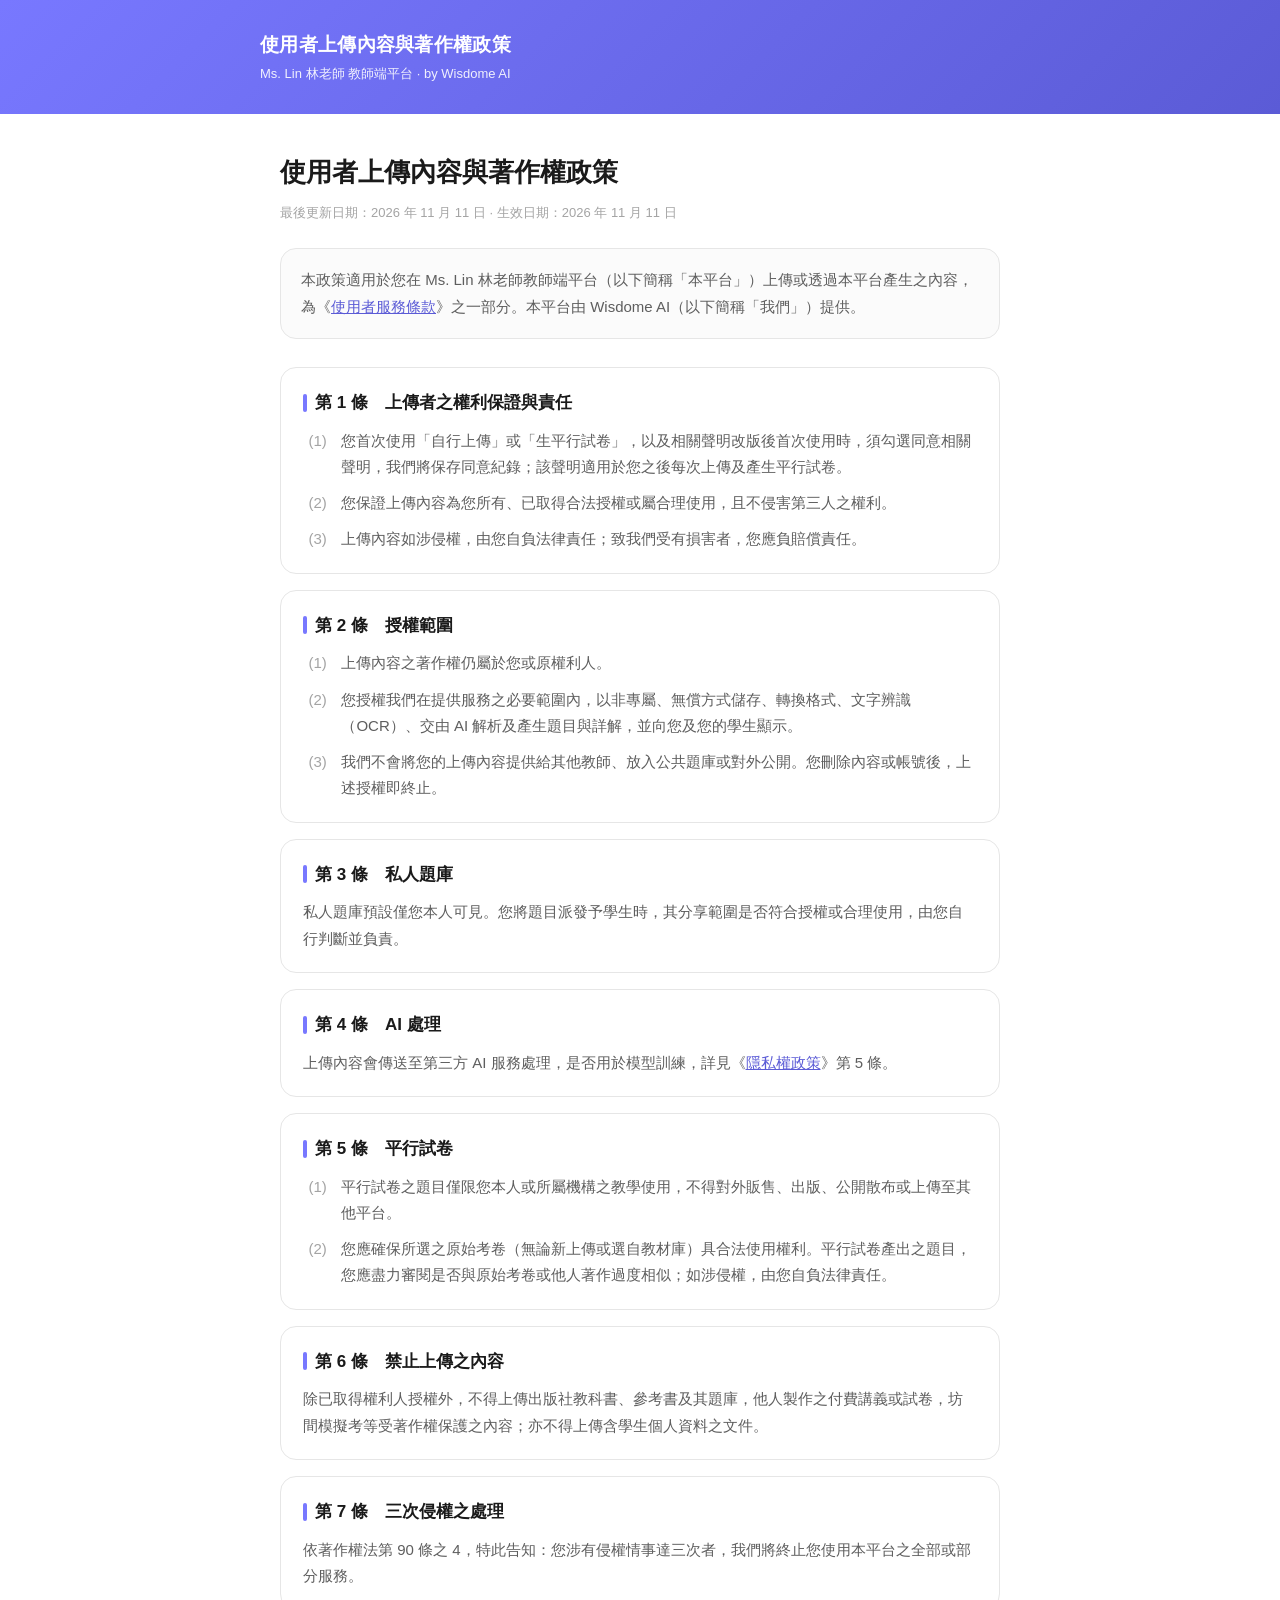
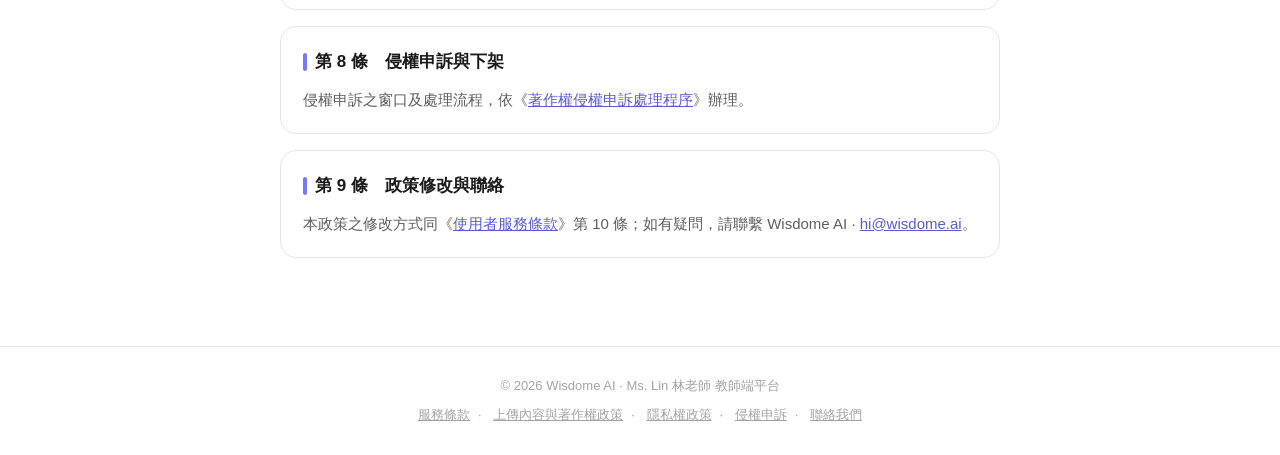
<file: teacher/upload-copyright.html>
<!DOCTYPE html>
<html lang="zh-Hant">
<head>
  <meta charset="UTF-8" />
  <meta name="viewport" content="width=device-width, initial-scale=1.0" />
  <title>使用者上傳內容與著作權政策 — Ms. Lin 林老師 教師端平台</title>
  <meta name="description" content="Ms. Lin 林老師 教師端平台使用者上傳內容與著作權政策。" />
  <link rel="stylesheet" href="../styles.css" />
  <link rel="stylesheet" href="../doc-extra.css" />
</head>
<body>
  <header class="site-header">
    <div class="inner">
      <div>
        <h1>使用者上傳內容與著作權政策</h1>
        <div class="sub"><a href="https://app-teacher-management.brainboxai.app/teacher-login">Ms. Lin 林老師 教師端平台</a> · by Wisdome AI</div>
      </div>
    </div>
  </header>

  <main>
    <h2 class="page-title">使用者上傳內容與著作權政策</h2>
    <p class="updated">最後更新日期：2026 年 11 月 11 日 · 生效日期：2026 年 11 月 11 日</p>

    <p class="intro">
      本政策適用於您在 Ms. Lin 林老師教師端平台（以下簡稱「本平台」）上傳或透過本平台產生之內容，為《<a href="../teacher/terms.html">使用者服務條款</a>》之一部分。本平台由 Wisdome AI（以下簡稱「我們」）提供。
    </p>

    <section class="card">
      <h3>第 1 條　上傳者之權利保證與責任</h3>
      <ol>
        <li value="1">您首次使用「自行上傳」或「生平行試卷」，以及相關聲明改版後首次使用時，須勾選同意相關聲明，我們將保存同意紀錄；該聲明適用於您之後每次上傳及產生平行試卷。</li>
        <li value="2">您保證上傳內容為您所有、已取得合法授權或屬合理使用，且不侵害第三人之權利。</li>
        <li value="3">上傳內容如涉侵權，由您自負法律責任；致我們受有損害者，您應負賠償責任。</li>
      </ol>
    </section>

    <section class="card">
      <h3>第 2 條　授權範圍</h3>
      <ol>
        <li value="1">上傳內容之著作權仍屬於您或原權利人。</li>
        <li value="2">您授權我們在提供服務之必要範圍內，以非專屬、無償方式儲存、轉換格式、文字辨識（OCR）、交由 AI 解析及產生題目與詳解，並向您及您的學生顯示。</li>
        <li value="3">我們不會將您的上傳內容提供給其他教師、放入公共題庫或對外公開。您刪除內容或帳號後，上述授權即終止。</li>
      </ol>
    </section>

    <section class="card">
      <h3>第 3 條　私人題庫</h3>
      <p>私人題庫預設僅您本人可見。您將題目派發予學生時，其分享範圍是否符合授權或合理使用，由您自行判斷並負責。</p>
    </section>

    <section class="card">
      <h3>第 4 條　AI 處理</h3>
      <p>上傳內容會傳送至第三方 AI 服務處理，是否用於模型訓練，詳見《<a href="../teacher/privacy.html">隱私權政策</a>》第 5 條。</p>
    </section>

    <section class="card">
      <h3>第 5 條　平行試卷</h3>
      <ol>
        <li value="1">平行試卷之題目僅限您本人或所屬機構之教學使用，不得對外販售、出版、公開散布或上傳至其他平台。</li>
        <li value="2">您應確保所選之原始考卷（無論新上傳或選自教材庫）具合法使用權利。平行試卷產出之題目，您應盡力審閱是否與原始考卷或他人著作過度相似；如涉侵權，由您自負法律責任。</li>
      </ol>
    </section>

    <section class="card">
      <h3>第 6 條　禁止上傳之內容</h3>
      <p>除已取得權利人授權外，不得上傳出版社教科書、參考書及其題庫，他人製作之付費講義或試卷，坊間模擬考等受著作權保護之內容；亦不得上傳含學生個人資料之文件。</p>
    </section>

    <section class="card">
      <h3>第 7 條　三次侵權之處理</h3>
      <p>依著作權法第 90 條之 4，特此告知：您涉有侵權情事達三次者，我們將終止您使用本平台之全部或部分服務。</p>
    </section>

    <section class="card">
      <h3>第 8 條　侵權申訴與下架</h3>
      <p>侵權申訴之窗口及處理流程，依《<a href="../copyright-complaint.html">著作權侵權申訴處理程序</a>》辦理。</p>
    </section>

    <section class="card">
      <h3>第 9 條　政策修改與聯絡</h3>
      <p>本政策之修改方式同《<a href="../teacher/terms.html">使用者服務條款</a>》第 10 條；如有疑問，請聯繫 Wisdome AI · <a href="mailto:hi@wisdome.ai">hi@wisdome.ai</a>。</p>
    </section>
  </main>

  <footer>
    <div>© 2026 Wisdome AI · Ms. Lin 林老師 教師端平台</div>
    <div style="margin-top:6px;">
      <a href="terms.html">服務條款</a>·
      <a href="upload-copyright.html">上傳內容與著作權政策</a>·
      <a href="privacy.html">隱私權政策</a>·
      <a href="../copyright-complaint.html">侵權申訴</a>·
      <a href="mailto:hi@wisdome.ai">聯絡我們</a>
    </div>
  </footer>
</body>
</html>
</file>
<file: styles.css>
:root {
  --primary-500: #7878ff;
  --primary-600: #5b5bd6;
  --primary-100: #eeeeff;
  --bg: #ffffff;
  --surface: #fbfbfb;
  --text: #1a1a1a;
  --text-secondary: #5e5e5e;
  --text-muted: #a4a4a4;
  --border: #e6e6e6;
  --radius: 16px;
  --maxw: 760px;
  --font: -apple-system, BlinkMacSystemFont, "Segoe UI", "Noto Sans TC",
    "PingFang TC", "Microsoft JhengHei", Roboto, Helvetica, Arial, sans-serif;
}

* { box-sizing: border-box; }

html { scroll-behavior: smooth; }

body {
  margin: 0;
  font-family: var(--font);
  color: var(--text);
  background: var(--bg);
  line-height: 1.75;
  -webkit-font-smoothing: antialiased;
  text-rendering: optimizeLegibility;
}

a { color: var(--primary-600); }

/* ── Header ── */
.site-header {
  background: linear-gradient(135deg, var(--primary-500), var(--primary-600));
  color: #fff;
  padding: 28px 20px;
}
.site-header .inner {
  max-width: var(--maxw);
  margin: 0 auto;
  display: flex;
  align-items: center;
  gap: 14px;
}
.site-header .logo {
  width: 44px; height: 44px;
  border-radius: 12px;
  background: rgba(255,255,255,0.18);
  display: grid; place-items: center;
  font-size: 24px;
  flex-shrink: 0;
}
.site-header h1 { font-size: 19px; margin: 0; font-weight: 700; letter-spacing: .3px; }
.site-header .sub { font-size: 13px; opacity: .9; margin-top: 2px; }
.site-header a { color: #fff; text-decoration: none; }

/* ── Layout ── */
main {
  max-width: var(--maxw);
  margin: 0 auto;
  padding: 36px 20px 72px;
}
.updated {
  color: var(--text-muted);
  font-size: 13px;
  margin: 0 0 24px;
}
.intro {
  color: var(--text-secondary);
  font-size: 15px;
  background: var(--surface);
  border: 1px solid var(--border);
  border-radius: var(--radius);
  padding: 18px 20px;
  margin-bottom: 28px;
}

h2.page-title { font-size: 26px; margin: 0 0 6px; }

section.card {
  border: 1px solid var(--border);
  border-radius: var(--radius);
  padding: 20px 22px;
  margin-bottom: 16px;
  background: var(--bg);
}
section.card h3 {
  font-size: 17px;
  margin: 0 0 10px;
  color: var(--text);
  display: flex; align-items: center; gap: 8px;
}
section.card h3::before {
  content: "";
  width: 4px; height: 18px;
  background: var(--primary-500);
  border-radius: 3px;
  flex-shrink: 0;
}
section.card p, section.card li {
  color: var(--text-secondary);
  font-size: 15px;
  margin: 0 0 10px;
}
section.card p:last-child, section.card li:last-child { margin-bottom: 0; }
section.card ul { margin: 0; padding-left: 20px; }

.highlight {
  background: var(--primary-100);
  border: 1px solid #d6d6ff;
  border-radius: var(--radius);
  padding: 18px 20px;
  margin-bottom: 16px;
}
.highlight h3 { color: var(--primary-600); }
.highlight p, .highlight li { color: #3a3a6a; }

/* ── Index hub ── */
.hub-links { display: grid; gap: 16px; margin-top: 8px; }
.hub-card {
  display: block;
  border: 1px solid var(--border);
  border-radius: var(--radius);
  padding: 22px 24px;
  text-decoration: none;
  color: var(--text);
  transition: border-color .15s, transform .15s, box-shadow .15s;
}
.hub-card:hover {
  border-color: var(--primary-500);
  transform: translateY(-2px);
  box-shadow: 0 8px 24px rgba(120,120,255,0.12);
}
.hub-card .t { font-size: 18px; font-weight: 700; }
.hub-card .d { color: var(--text-secondary); font-size: 14px; margin-top: 4px; }

/* ── Footer ── */
footer {
  border-top: 1px solid var(--border);
  padding: 28px 20px;
  text-align: center;
  color: var(--text-muted);
  font-size: 13px;
}
footer a { color: var(--text-muted); margin: 0 8px; }

.toc {
  font-size: 14px;
  background: var(--surface);
  border: 1px solid var(--border);
  border-radius: var(--radius);
  padding: 16px 20px;
  margin-bottom: 28px;
}
.toc strong { display: block; margin-bottom: 8px; color: var(--text); }
.toc a { display: inline-block; margin: 2px 12px 2px 0; }
</file>
<file: doc-extra.css>
/* 教師端條款與申訴程序專用（App 現有頁面不引用） */
section.card ol { margin: 0; padding-left: 2.4em; list-style-type: none; counter-reset: none; }
section.card ol li { position: relative; }
section.card ol li::before { content: "(" attr(value) ")"; position: absolute; left: -2.2em; color: var(--text-muted); }

.doc-table { width: 100%; border-collapse: collapse; font-size: 14px; margin: 4px 0 0; }
.doc-table th, .doc-table td { border: 1px solid var(--border); padding: 8px 10px; text-align: left; vertical-align: top; color: var(--text-secondary); }
.doc-table th { background: var(--primary-100); color: var(--text); }
.doc-table td:first-child { white-space: nowrap; color: var(--text); }

.draft { font-size: 13px; color: #6a5200; background: #fff7e0; border: 1px solid #f0c94d; border-radius: 12px; padding: 10px 14px; margin: 0 0 20px; }
.todo { background: #ffe9a8; padding: 0 3px; border-radius: 3px; }
</file>
